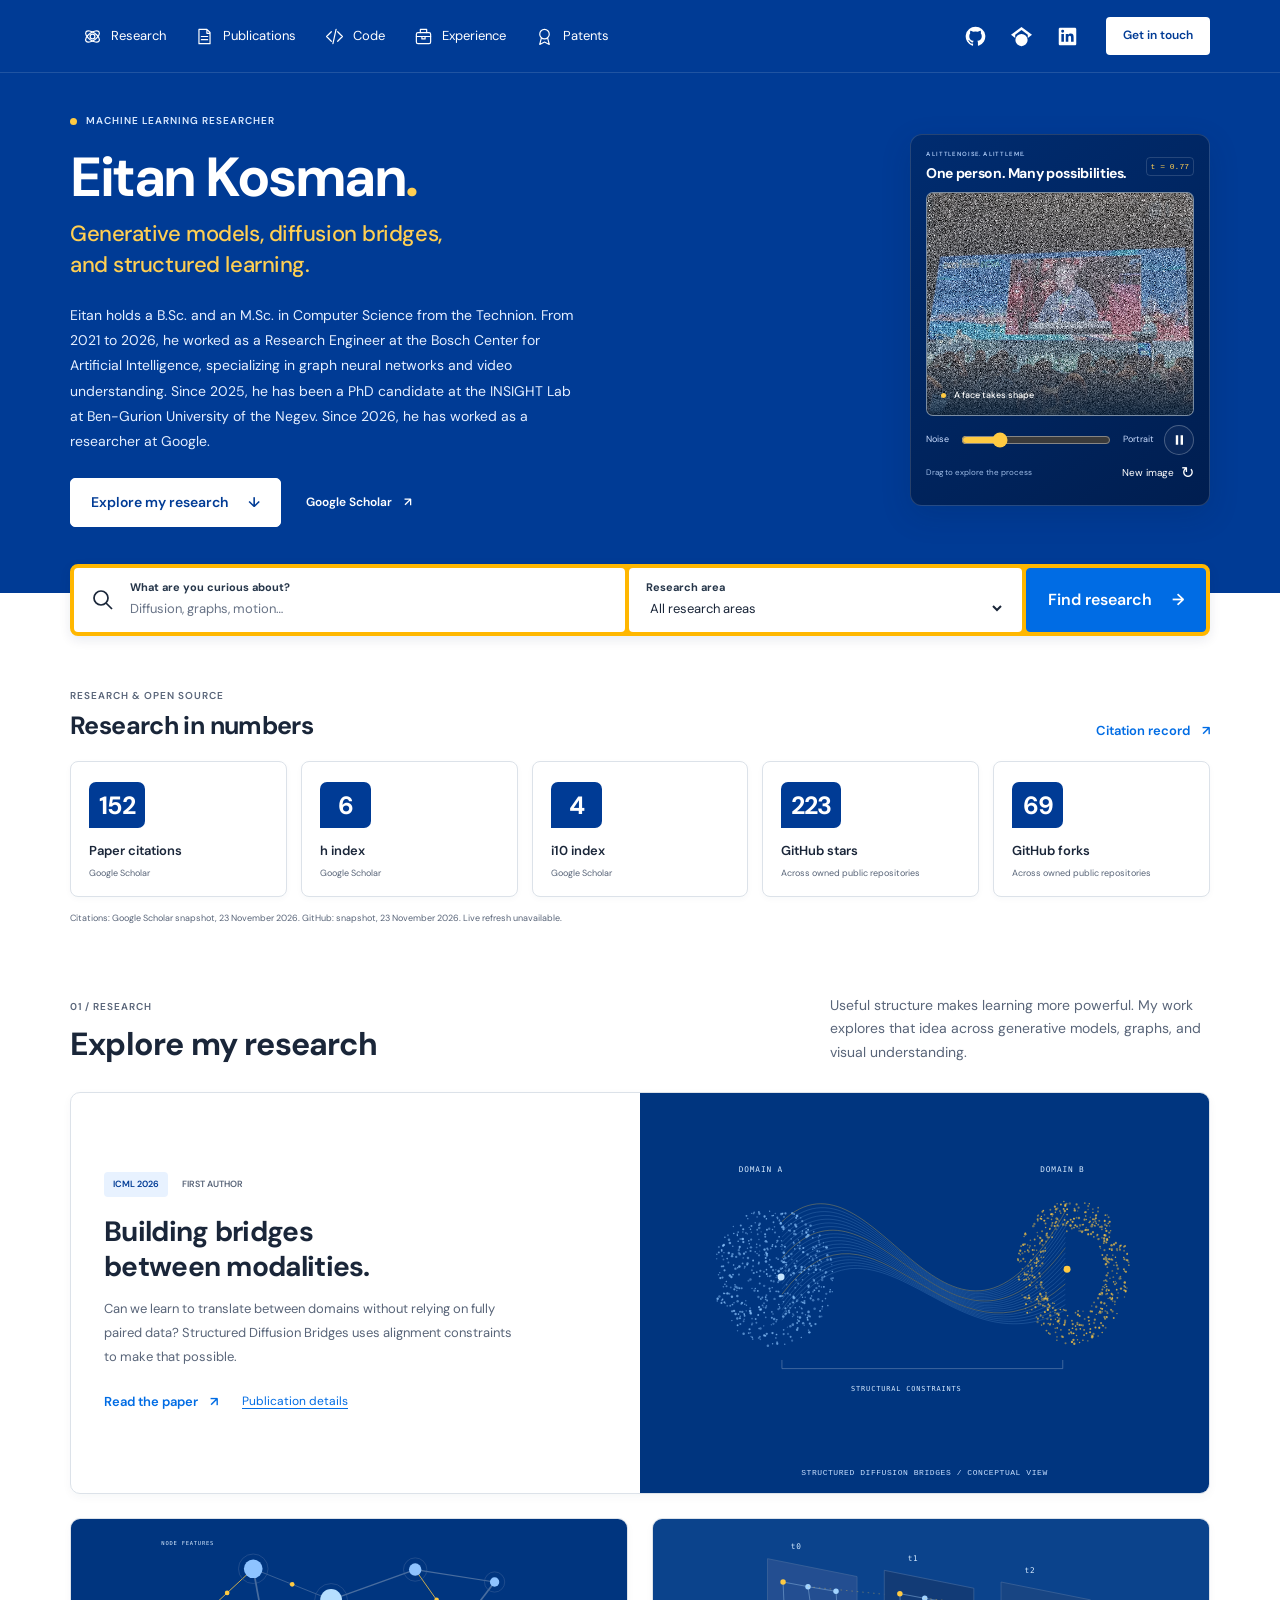
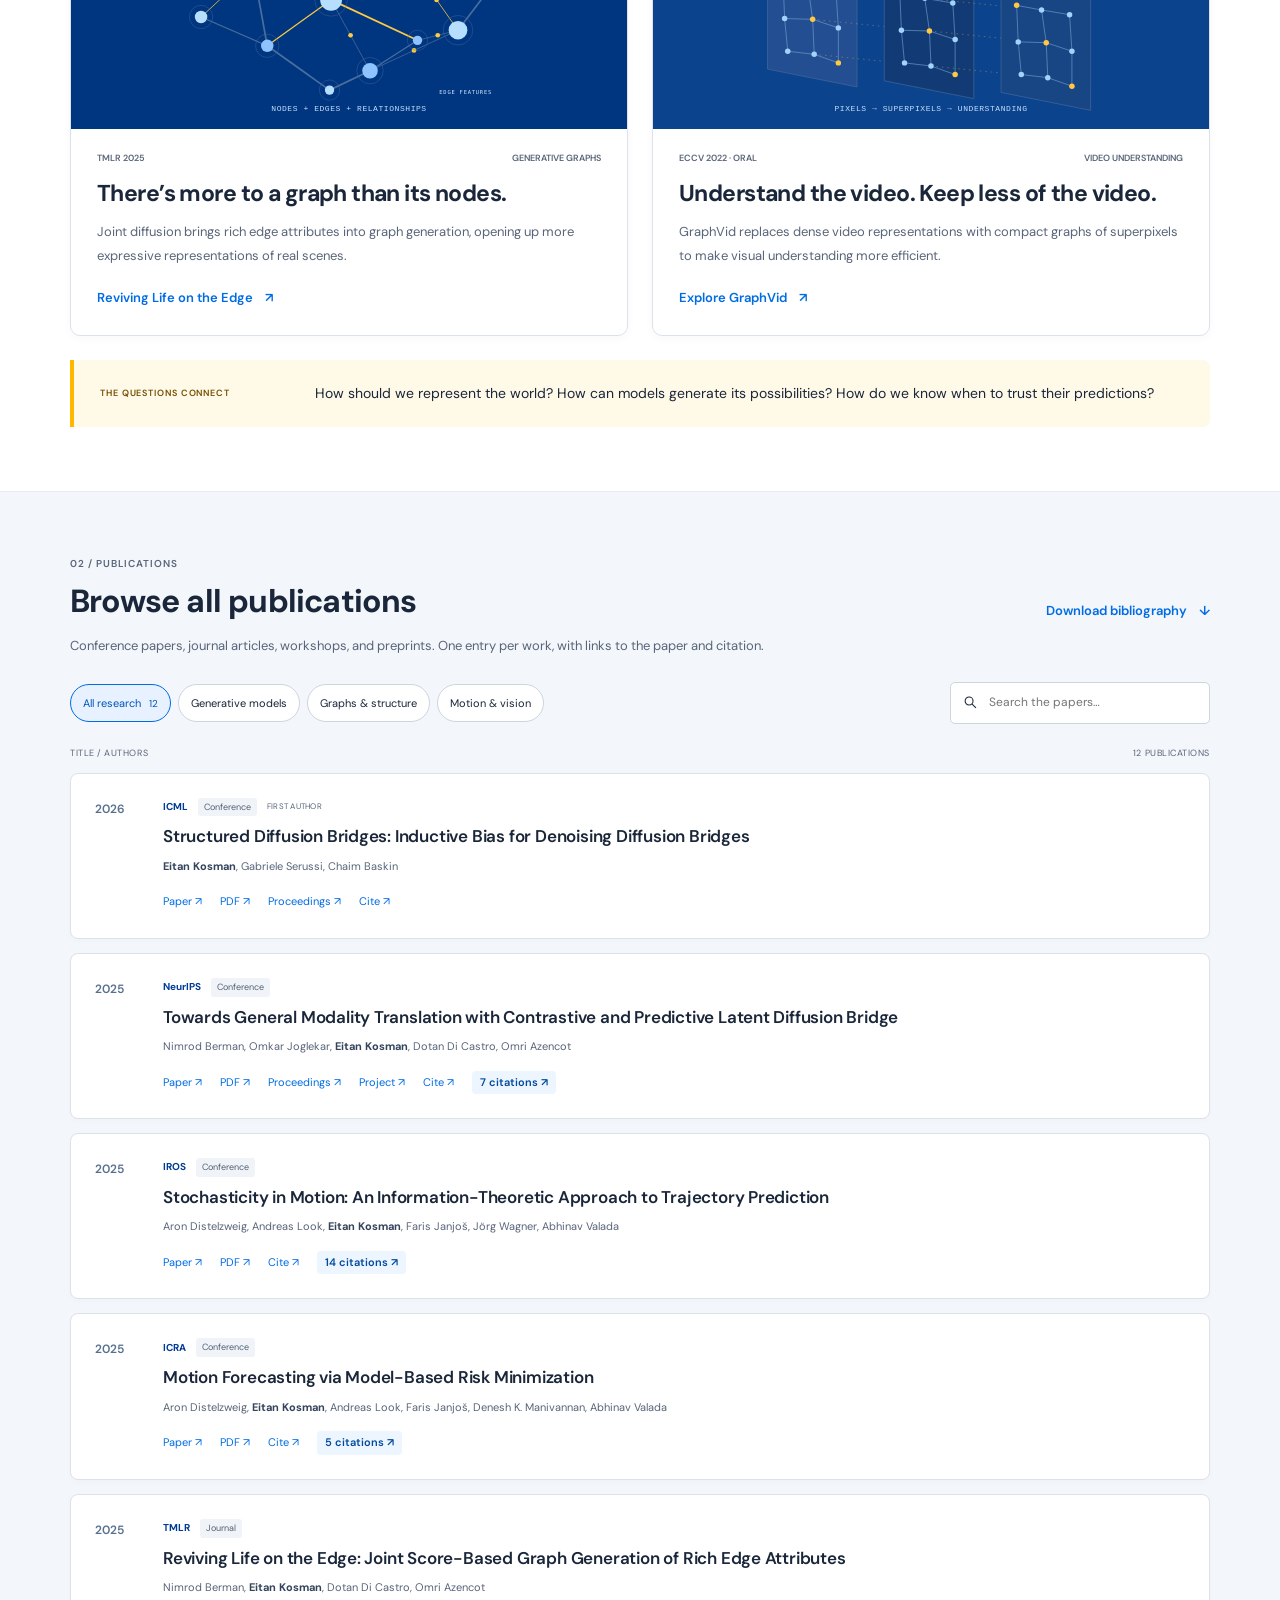
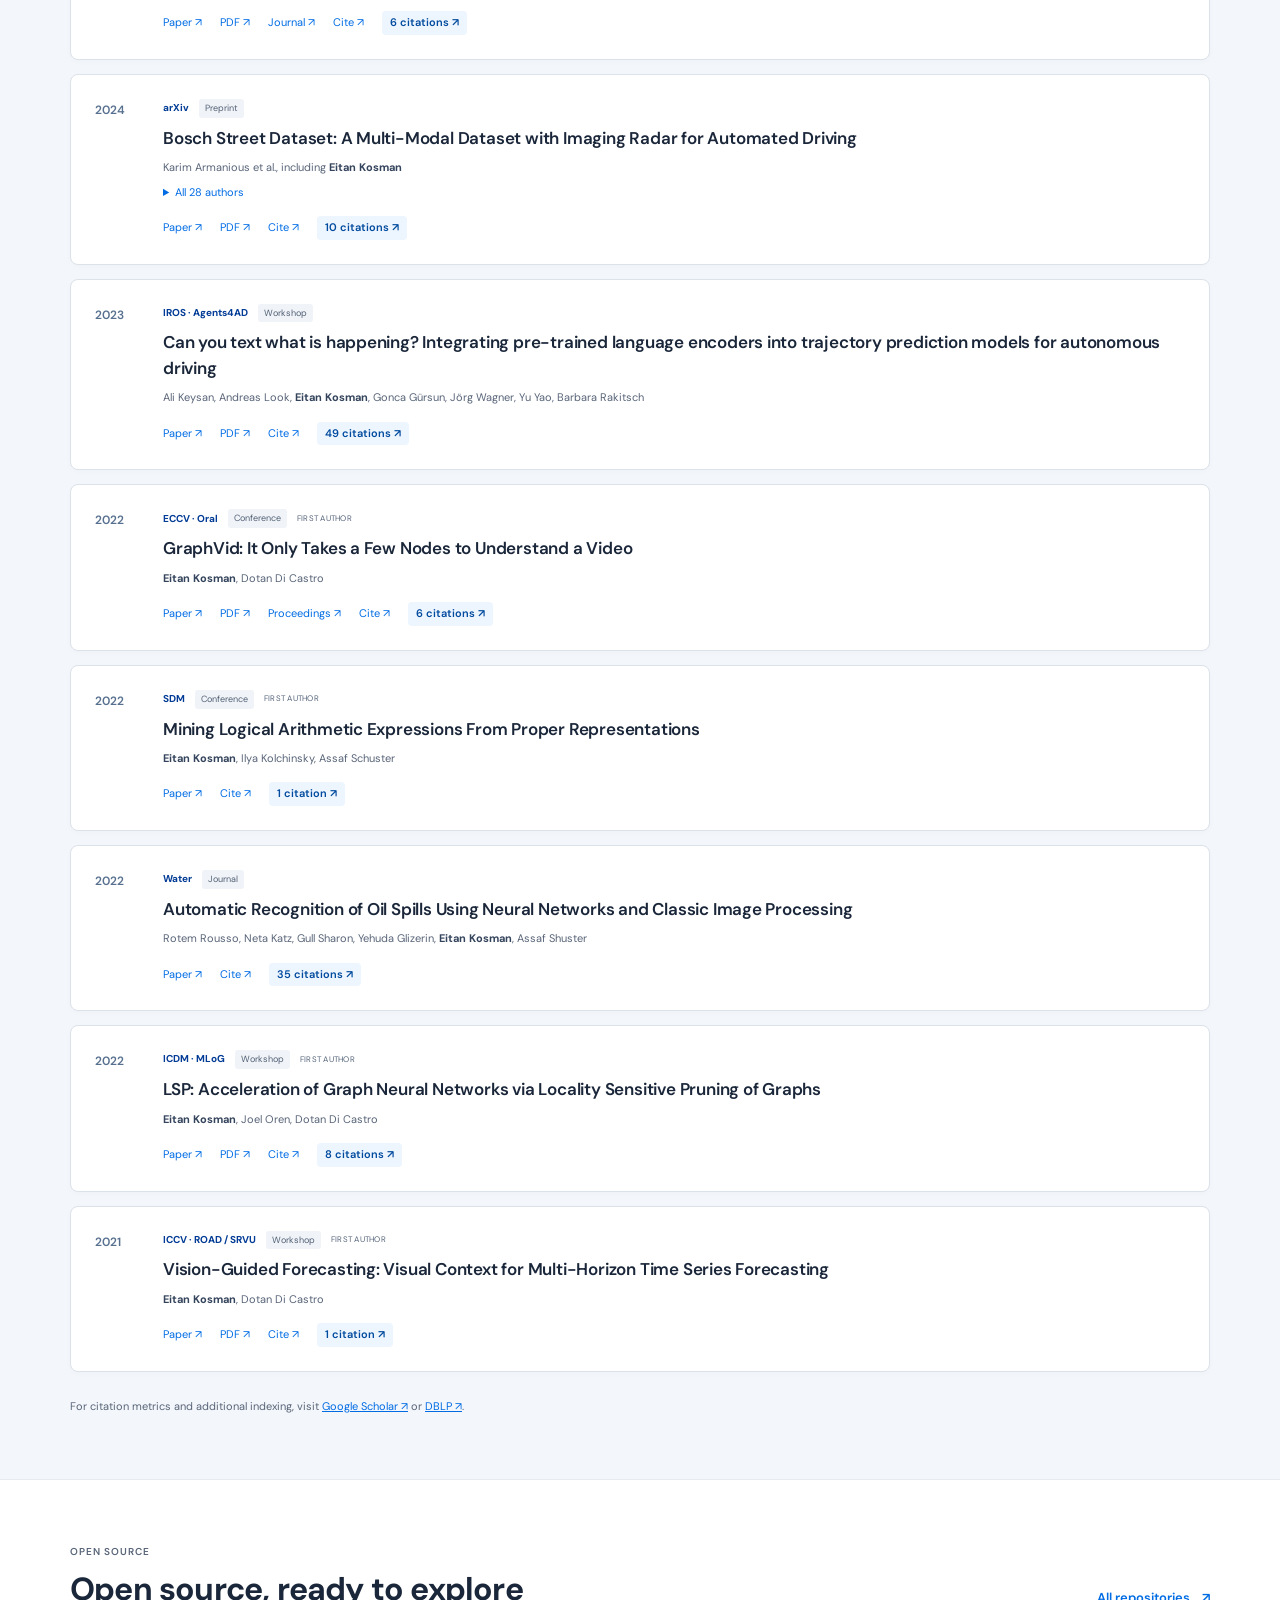
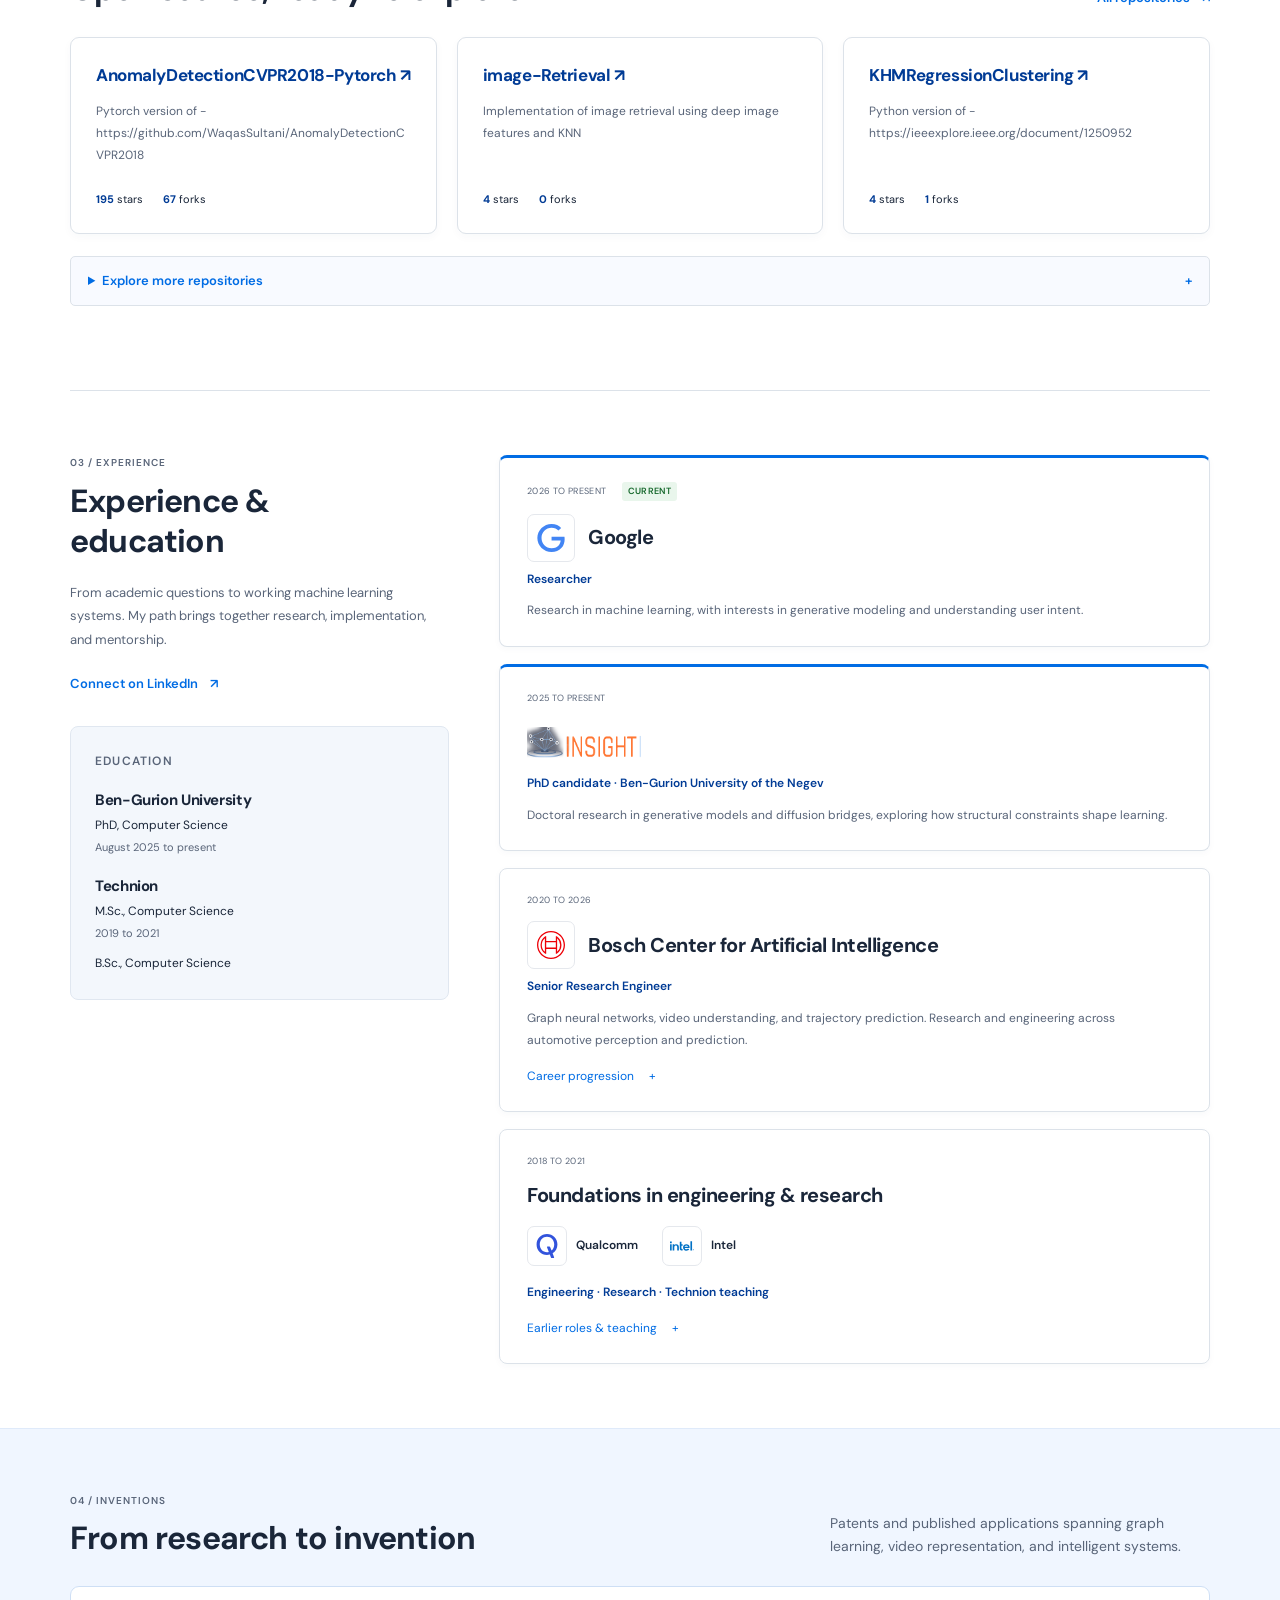
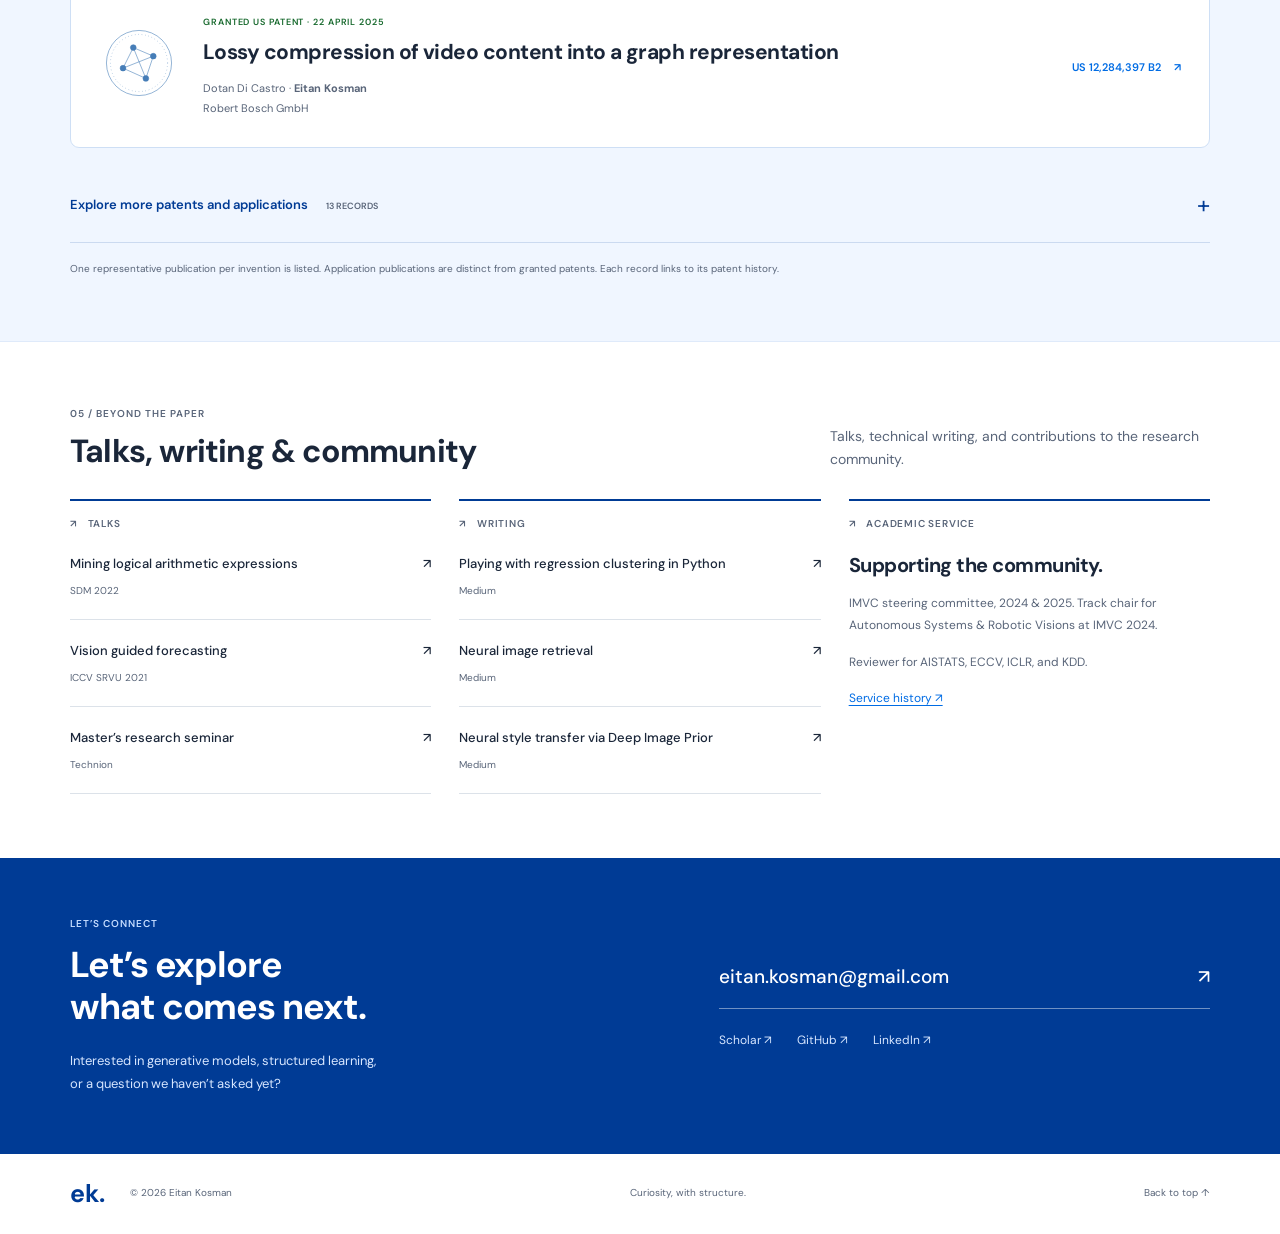
<file: index.html>
<!doctype html>
<html lang="en">
<head>
  <meta charset="utf-8">
  <meta name="viewport" content="width=device-width, initial-scale=1">
  <meta name="theme-color" content="#003b95">
  <title>Eitan Kosman | Machine Learning Researcher</title>
  <meta name="description" content="Eitan Kosman is a machine learning researcher at Google and a PhD candidate at Ben-Gurion University. Explore research in diffusion models, graphs, and visual understanding, publications, patents, and experience.">
  <link rel="canonical" href="https://ekosman.github.io/">
  <meta property="og:type" content="website">
  <meta property="og:title" content="Eitan Kosman | From structure to intelligence">
  <meta property="og:description" content="Research in generative models, graphs, and visual understanding. Google · Ben-Gurion University · Previously Bosch AI.">
  <meta property="og:url" content="https://ekosman.github.io/">
  <meta property="og:image" content="https://ekosman.github.io/assets/social.png">
  <meta property="og:image:width" content="1200">
  <meta property="og:image:height" content="630">
  <meta property="og:image:alt" content="Eitan Kosman: Generative models, diffusion bridges, and structured learning.">
  <meta name="twitter:card" content="summary_large_image">
  <link rel="icon" type="image/svg+xml" href="./assets/favicon.svg">
  <link rel="stylesheet" href="./assets/fonts.css">
  <link rel="stylesheet" href="./assets/style.css">
  <script defer src="./assets/main.js?v=gallery-2"></script>
  <script type="application/ld+json">{"@context":"https://schema.org","@type":"Person","name":"Eitan Kosman","url":"https://ekosman.github.io/","jobTitle":"Researcher","worksFor":{"@type":"Organization","name":"Google"},"affiliation":{"@type":"CollegeOrUniversity","name":"Ben-Gurion University of the Negev"},"alumniOf":{"@type":"CollegeOrUniversity","name":"Technion – Israel Institute of Technology"},"sameAs":["https://scholar.google.com/citations?user=c83p77gAAAAJ","https://github.com/ekosman","https://www.linkedin.com/in/eitan-kosman/"]}</script>
</head>
<body>
  <a class="skip-link" href="#main">Skip to content</a>
  <header class="site-header"><div class="wrap nav-wrap">
      <div class="nav-top"><nav id="main-nav" aria-label="Main navigation"><a href="#research"><svg viewBox="0 0 24 24" aria-hidden="true"><circle cx="12" cy="12" r="3"/><ellipse cx="12" cy="12" rx="10" ry="5" transform="rotate(-35 12 12)"/><ellipse cx="12" cy="12" rx="10" ry="5" transform="rotate(35 12 12)"/></svg>Research</a><a href="#publications"><svg viewBox="0 0 24 24" aria-hidden="true"><path d="M5 3h10l4 4v14H5zM15 3v5h4M8 12h8M8 16h8"/></svg>Publications</a><a href="#code"><svg viewBox="0 0 24 24" aria-hidden="true"><path d="m8 6-6 6 6 6m8-12 6 6-6 6M14 3l-4 18"/></svg>Code</a><a href="#experience"><svg viewBox="0 0 24 24" aria-hidden="true"><rect x="3" y="7" width="18" height="14" rx="2"/><path d="M8 7V3h8v4M3 12h18M10 12v3h4v-3"/></svg>Experience</a><a href="#patents"><svg viewBox="0 0 24 24" aria-hidden="true"><circle cx="12" cy="9" r="6"/><path d="m8 14-2 8 6-3 6 3-2-8"/></svg>Patents</a></nav><div class="header-actions"><a class="social-icon" href="https://github.com/ekosman" target="_blank" rel="noopener noreferrer" aria-label="GitHub" title="GitHub"><svg viewBox="0 0 24 24" width="21" height="21" fill="currentColor" aria-hidden="true"><path d="M12 .8a11.2 11.2 0 0 0-3.54 21.83c.56.1.76-.24.76-.54v-2.08c-3.12.68-3.78-1.32-3.78-1.32-.51-1.3-1.25-1.65-1.25-1.65-1.02-.7.08-.69.08-.69 1.13.08 1.72 1.16 1.72 1.16 1 1.71 2.63 1.22 3.27.93.1-.72.39-1.22.71-1.5-2.49-.28-5.1-1.24-5.1-5.54 0-1.22.44-2.22 1.15-3-.12-.28-.5-1.42.11-2.96 0 0 .94-.3 3.08 1.15a10.7 10.7 0 0 1 5.6 0c2.14-1.45 3.08-1.15 3.08-1.15.61 1.54.23 2.68.11 2.96.72.78 1.15 1.78 1.15 3 0 4.31-2.62 5.25-5.12 5.53.4.35.76 1.03.76 2.08v3.08c0 .3.2.65.77.54A11.2 11.2 0 0 0 12 .8Z"/></svg></a><a class="social-icon" href="https://scholar.google.com/citations?user=c83p77gAAAAJ&amp;hl=en" target="_blank" rel="noopener noreferrer" aria-label="Google Scholar" title="Google Scholar"><svg viewBox="0 0 24 24" width="21" height="21" fill="currentColor" aria-hidden="true"><path d="M12 1 0 10l4.8 3.6V10L12 4.6l7.2 5.4v3.6L24 10Zm0 8a7 7 0 1 0 0 14 7 7 0 0 0 0-14Z"/></svg></a><a class="social-icon" href="https://www.linkedin.com/in/eitan-kosman/" target="_blank" rel="noopener noreferrer" aria-label="LinkedIn" title="LinkedIn"><svg viewBox="0 0 24 24" width="21" height="21" fill="currentColor" aria-hidden="true"><path d="M20.45 2H3.55C2.69 2 2 2.68 2 3.52v16.96c0 .84.69 1.52 1.55 1.52h16.9c.86 0 1.55-.68 1.55-1.52V3.52c0-.84-.69-1.52-1.55-1.52ZM7.93 18H5V9h2.93ZM6.47 7.77a1.7 1.7 0 1 1 0-3.4 1.7 1.7 0 0 1 0 3.4ZM19 18h-2.93v-4.38c0-1.05-.02-2.4-1.46-2.4-1.46 0-1.69 1.14-1.69 2.32V18H10V9h2.8v1.23h.04c.39-.74 1.34-1.52 2.76-1.52 2.95 0 3.4 1.94 3.4 4.46Z"/></svg></a><a class="header-contact" href="#contact">Get in touch</a></div><button class="menu-toggle" type="button" aria-controls="main-nav" aria-expanded="false">Menu <span aria-hidden="true">+</span></button></div>
    </div></header>

  <main id="main">
    <div class="hero-band"><section class="hero wrap" id="top" aria-labelledby="hero-title">
      <div class="hero-copy">
        <div class="eyebrow"><span class="status-dot"></span> MACHINE LEARNING RESEARCHER</div>
        <h1 id="hero-title">Eitan Kosman<span>.</span></h1>
        <p class="hero-focus">Generative models, diffusion bridges,<br> and structured learning.</p>
        <p class="hero-intro">Eitan holds a B.Sc. and an M.Sc. in Computer Science from the Technion. From 2021 to 2026, he worked as a Research Engineer at the Bosch Center for Artificial Intelligence, specializing in graph neural networks and video understanding. Since 2025, he has been a PhD candidate at the INSIGHT Lab at Ben-Gurion University of the Negev. Since 2026, he has worked as a researcher at Google.</p>
        <div class="hero-actions"><a class="button button-dark" href="#research">Explore my research <span aria-hidden="true">↓</span></a><a class="text-link" href="https://scholar.google.com/citations?user=c83p77gAAAAJ&amp;hl=en" target="_blank" rel="noopener noreferrer">Google Scholar <span aria-hidden="true">↗</span></a></div>
      </div>
      <div class="research-playground portrait-playground" aria-label="Interactive portrait diffusion illustration">
        <div class="portrait-heading"><div><p class="eyebrow">A LITTLE NOISE. A LITTLE ME.</p><h2>One person. Many possibilities.</h2></div><span id="diffusion-time">t = 0.00</span></div>
        <div class="portrait-stage">
          <img id="plot-fallback" src="./assets/eitan-kosman.jpg" alt="Portrait of Eitan Kosman" width="815" height="1107" fetchpriority="high">
          <canvas id="research-canvas" width="480" height="400" role="img" aria-label="Illustration of Eitan Kosman’s portrait emerging from noise"></canvas>
          <div class="portrait-caption"><span class="status-dot"></span><span id="plot-caption">Hello, I’m Eitan.</span></div>
        </div>
        <div id="portrait-gallery" hidden aria-hidden="true"><img src="./assets/eitan-scene-1.jpg" alt="" data-fit="cover" data-y="0.5"><img src="./assets/eitan-scene-2.jpg" alt="" data-fit="cover" data-y="0.45"><img src="./assets/eitan-scene-3.jpg" alt="" data-fit="cover" data-y="0.5"><img src="./assets/eitan-scene-4.jpg" alt="" data-fit="cover" data-y="0.5"><img src="./assets/eitan-scene-5.jpg" alt="" data-fit="contain" data-y="0.5"></div>
        <div class="portrait-controls">
          <div class="diffusion-stages" role="group" aria-label="Explore diffusion stages">
            <button type="button" data-progress="0" aria-label="Show pure noise" aria-pressed="false"><canvas width="120" height="100" aria-hidden="true"></canvas><span>Noise</span></button>
            <button type="button" data-progress="35" aria-label="Reveal portrait 35 percent" aria-pressed="false"><canvas width="120" height="100" aria-hidden="true"></canvas><span>Shape</span></button>
            <button type="button" data-progress="70" aria-label="Reveal portrait 70 percent" aria-pressed="false"><canvas width="120" height="100" aria-hidden="true"></canvas><span>Detail</span></button>
            <button type="button" data-progress="100" aria-label="Show clear portrait" aria-pressed="true"><canvas width="120" height="100" aria-hidden="true"></canvas><span>Eitan</span></button>
          </div>
          <div class="portrait-slider"><label class="sr-only" for="structure">Portrait reveal</label><span>Noise</span><input id="structure" type="range" min="0" max="100" step="0.1" value="100" aria-valuetext="100 percent revealed"><span>Portrait</span><button id="animate-plot" type="button" aria-pressed="false" aria-label="Play portrait diffusion">▶</button></div>
          <div class="portrait-bottom"><span>Drag to explore the process</span><button id="replay-portrait" type="button">New image <span aria-hidden="true">↻</span></button></div>
        </div>
        <p class="plot-note">An illustration of diffusion using my photos.</p>
      </div>
    </section></div>
    <div class="discovery-wrap wrap js-only"><form class="discovery-bar" id="research-discovery" role="search" aria-label="Explore publications"><div class="discovery-query"><svg viewBox="0 0 24 24" width="24" height="24" fill="none" stroke="currentColor" stroke-width="1.7" aria-hidden="true"><circle cx="10" cy="10" r="7"/><path d="m15 15 6 6"/></svg><div><label for="discovery-query">What are you curious about?</label><input type="search" id="discovery-query" placeholder="Diffusion, graphs, motion…" autocomplete="off"></div></div><div class="discovery-topic"><label for="discovery-topic">Research area</label><select id="discovery-topic"><option value="all">All research areas</option><option>Generative models</option><option>Graphs &amp; structure</option><option>Motion &amp; vision</option></select></div><button class="button" type="submit">Find research <span aria-hidden="true">→</span></button></form></div>


    <section id="impact" class="impact-section wrap" aria-labelledby="impact-title">
      <div class="impact-heading"><div><p class="eyebrow">RESEARCH &amp; OPEN SOURCE</p><h2 id="impact-title">Research in numbers</h2></div><a class="text-link" href="https://scholar.google.com/citations?user=c83p77gAAAAJ&amp;hl=en" target="_blank" rel="noopener noreferrer">Citation record <span aria-hidden="true">↗</span></a></div>
      <div class="impact-metrics"><a href="https://scholar.google.com/citations?user=c83p77gAAAAJ&amp;hl=en"><strong>152</strong><span>Paper citations</span><small>Google Scholar</small></a><a href="https://scholar.google.com/citations?user=c83p77gAAAAJ&amp;hl=en"><strong>6</strong><span>h index</span><small>Google Scholar</small></a><a href="https://scholar.google.com/citations?user=c83p77gAAAAJ&amp;hl=en"><strong>4</strong><span>i10 index</span><small>Google Scholar</small></a><a href="https://github.com/ekosman?tab=repositories"><strong id="total-stars">223</strong><span>GitHub stars</span><small>Across owned public repositories</small></a><a href="https://github.com/ekosman?tab=repositories"><strong id="total-forks">69</strong><span>GitHub forks</span><small>Across owned public repositories</small></a></div>
      <p class="metrics-note">Citations: Google Scholar snapshot, 23 November 2026. <span id="github-metrics-status" data-snapshot="23 November 2026">GitHub: snapshot, 23 November 2026.</span></p>
    </section>

    <section id="research" class="section wrap" aria-labelledby="research-title">
      <div class="section-heading"><div><p class="eyebrow">01 / RESEARCH</p><h2 id="research-title">Explore my research</h2></div><p class="section-intro">Useful structure makes learning more powerful. My work explores that idea across generative models, graphs, and visual understanding.</p></div>
      <article class="feature-work">
        <div class="feature-copy"><div class="paper-kicker"><span class="pill">ICML 2026</span><span>FIRST AUTHOR</span></div><h3>Building bridges<br> between modalities.</h3><p>Can we learn to translate between domains without relying on fully paired data? Structured Diffusion Bridges uses alignment constraints to make that possible.</p><div class="feature-links"><a class="text-link" href="https://proceedings.mlr.press/v306/kosman26a.html" target="_blank" rel="noopener noreferrer">Read the paper <span aria-hidden="true">↗</span></a><a class="subtle-link" href="#pub-sdb">Publication details</a></div></div>
        <div class="feature-visual"><img src="./assets/bridge.svg" alt="Conceptual illustration of a diffusion bridge connecting two different distributions through a shared space" width="640" height="420" loading="lazy"><span class="visual-caption">STRUCTURED DIFFUSION BRIDGES / CONCEPTUAL VIEW</span></div>
      </article>
      <div class="work-pair">
        <article class="small-work"><div class="work-illustration graph-illustration"><img src="./assets/graph.svg" width="560" height="270" alt="A graph with attributes represented on both its nodes and edges" loading="lazy"><span class="visual-caption">NODES + EDGES + RELATIONSHIPS</span></div><div class="paper-kicker"><span>TMLR 2025</span><span>GENERATIVE GRAPHS</span></div><h3>There’s more to a graph<br> than its nodes.</h3><p>Joint diffusion brings rich edge attributes into graph generation, opening up more expressive representations of real scenes.</p><a class="text-link" href="#pub-edge">Reviving Life on the Edge <span aria-hidden="true">↗</span></a></article>
        <article class="small-work"><div class="work-illustration video-illustration"><img src="./assets/video.svg" width="560" height="270" alt="Three video frames represented as connected superpixel graphs through time" loading="lazy"><span class="visual-caption">PIXELS → SUPERPIXELS → UNDERSTANDING</span></div><div class="paper-kicker"><span>ECCV 2022 · ORAL</span><span>VIDEO UNDERSTANDING</span></div><h3>Understand the video.<br> Keep less of the video.</h3><p>GraphVid replaces dense video representations with compact graphs of superpixels to make visual understanding more efficient.</p><a class="text-link" href="#pub-graphvid">Explore GraphVid <span aria-hidden="true">↗</span></a></article>
      </div>
      <div class="research-footnote"><span class="eyebrow">THE QUESTIONS CONNECT</span><p>How should we represent the world? How can models generate its possibilities? How do we know when to trust their predictions?</p></div>
    </section>

    <section id="publications" class="section publication-section" aria-labelledby="publications-title"><div class="wrap">
      <div class="section-heading"><div><p class="eyebrow">02 / PUBLICATIONS</p><h2 id="publications-title">Browse all publications</h2></div><a class="text-link" href="./assets/publications.bib" download>Download bibliography <span aria-hidden="true">↓</span></a></div>
      <p class="publication-intro">Conference papers, journal articles, workshops, and preprints. One entry per work, with links to the paper and citation.</p>
      <div class="publication-tools js-only"><div class="filter-group" role="group" aria-label="Filter publications by research area"><button type="button" data-filter="all" aria-pressed="true">All research <span>12</span></button><button type="button" data-filter="Generative models" aria-pressed="false">Generative models</button><button type="button" data-filter="Graphs &amp; structure" aria-pressed="false">Graphs & structure</button><button type="button" data-filter="Motion &amp; vision" aria-pressed="false">Motion & vision</button></div><div class="search-wrap"><svg aria-hidden="true" viewBox="0 0 20 20" width="17" height="17"><circle cx="8" cy="8" r="5.2" fill="none" stroke="currentColor" stroke-width="1.4"/><path d="m12 12 5 5" stroke="currentColor" stroke-width="1.4"/></svg><label class="sr-only" for="publication-search">Search publications by title, author, venue, or year</label><input type="search" id="publication-search" placeholder="Search the papers…" autocomplete="off"></div></div>
      <div class="publication-list-heading"><span>TITLE / AUTHORS</span><span id="publication-count" role="status" aria-live="polite">12 PUBLICATIONS</span></div>
      <div id="publication-list"><article class="publication" id="pub-sdb" data-topics="Generative models">
      <div class="pub-year">2026</div><div class="pub-body"><div class="pub-topline"><span class="pub-venue">ICML</span><span class="pub-type">Conference</span><span class="pub-first">FIRST AUTHOR</span></div><h3><a href="https://proceedings.mlr.press/v306/kosman26a.html" target="_blank" rel="noopener noreferrer">Structured Diffusion Bridges: Inductive Bias for Denoising Diffusion Bridges</a></h3><div class="pub-authors"><strong>Eitan Kosman</strong>, Gabriele Serussi, Chaim Baskin</div><div class="pub-links"><a href="https://arxiv.org/abs/2605.02973" target="_blank" rel="noopener noreferrer">Paper ↗</a><a href="https://arxiv.org/pdf/2605.02973" target="_blank" rel="noopener noreferrer">PDF ↗</a><a href="https://proceedings.mlr.press/v306/kosman26a.html" target="_blank" rel="noopener noreferrer">Proceedings ↗</a><button class="js-only" type="button" data-cite="sdb" aria-label="Cite Structured Diffusion Bridges: Inductive Bias for Denoising Diffusion Bridges">Cite ↗</button></div></div></article>
<article class="publication" id="pub-latent-bridge" data-topics="Generative models">
      <div class="pub-year">2025</div><div class="pub-body"><div class="pub-topline"><span class="pub-venue">NeurIPS</span><span class="pub-type">Conference</span></div><h3><a href="https://papers.nips.cc/paper_files/paper/2025/hash/d5470483dd38f71f7bd9e68ce1b94145-Abstract-Conference.html" target="_blank" rel="noopener noreferrer">Towards General Modality Translation with Contrastive and Predictive Latent Diffusion Bridge</a></h3><div class="pub-authors">Nimrod Berman, Omkar Joglekar, <strong>Eitan Kosman</strong>, Dotan Di Castro, Omri Azencot</div><div class="pub-links"><a href="https://arxiv.org/abs/2510.20819" target="_blank" rel="noopener noreferrer">Paper ↗</a><a href="https://arxiv.org/pdf/2510.20819" target="_blank" rel="noopener noreferrer">PDF ↗</a><a href="https://papers.nips.cc/paper_files/paper/2025/hash/d5470483dd38f71f7bd9e68ce1b94145-Abstract-Conference.html" target="_blank" rel="noopener noreferrer">Proceedings ↗</a><a href="https://sites.google.com/view/lddbm/home" target="_blank" rel="noopener noreferrer">Project ↗</a><button class="js-only" type="button" data-cite="latent-bridge" aria-label="Cite Towards General Modality Translation with Contrastive and Predictive Latent Diffusion Bridge">Cite ↗</button><a class="citation-count" href="https://scholar.google.com/scholar?oi=bibs&amp;hl=en&amp;cites=7215072998878705583" target="_blank" rel="noopener noreferrer" title="Google Scholar snapshot, 2026-11-23">7 citations ↗</a></div></div></article>
<article class="publication" id="pub-stochasticity" data-topics="Motion &amp; vision">
      <div class="pub-year">2025</div><div class="pub-body"><div class="pub-topline"><span class="pub-venue">IROS</span><span class="pub-type">Conference</span></div><h3><a href="https://arxiv.org/abs/2410.01628" target="_blank" rel="noopener noreferrer">Stochasticity in Motion: An Information-Theoretic Approach to Trajectory Prediction</a></h3><div class="pub-authors">Aron Distelzweig, Andreas Look, <strong>Eitan Kosman</strong>, Faris Janjoš, Jörg Wagner, Abhinav Valada</div><div class="pub-links"><a href="https://arxiv.org/abs/2410.01628" target="_blank" rel="noopener noreferrer">Paper ↗</a><a href="https://arxiv.org/pdf/2410.01628" target="_blank" rel="noopener noreferrer">PDF ↗</a><button class="js-only" type="button" data-cite="stochasticity" aria-label="Cite Stochasticity in Motion: An Information-Theoretic Approach to Trajectory Prediction">Cite ↗</button><a class="citation-count" href="https://scholar.google.com/scholar?oi=bibs&amp;hl=en&amp;cites=7696117392303176862,999228022907012312" target="_blank" rel="noopener noreferrer" title="Google Scholar snapshot, 2026-11-23">14 citations ↗</a></div></div></article>
<article class="publication" id="pub-motion-risk" data-topics="Motion &amp; vision">
      <div class="pub-year">2025</div><div class="pub-body"><div class="pub-topline"><span class="pub-venue">ICRA</span><span class="pub-type">Conference</span></div><h3><a href="https://arxiv.org/abs/2409.10585" target="_blank" rel="noopener noreferrer">Motion Forecasting via Model-Based Risk Minimization</a></h3><div class="pub-authors">Aron Distelzweig, <strong>Eitan Kosman</strong>, Andreas Look, Faris Janjoš, Denesh K. Manivannan, Abhinav Valada</div><div class="pub-links"><a href="https://arxiv.org/abs/2409.10585" target="_blank" rel="noopener noreferrer">Paper ↗</a><a href="https://arxiv.org/pdf/2409.10585" target="_blank" rel="noopener noreferrer">PDF ↗</a><button class="js-only" type="button" data-cite="motion-risk" aria-label="Cite Motion Forecasting via Model-Based Risk Minimization">Cite ↗</button><a class="citation-count" href="https://scholar.google.com/scholar?oi=bibs&amp;hl=en&amp;cites=18151513460568622823" target="_blank" rel="noopener noreferrer" title="Google Scholar snapshot, 2026-11-23">5 citations ↗</a></div></div></article>
<article class="publication" id="pub-edge" data-topics="Graphs &amp; structure|Generative models">
      <div class="pub-year">2025</div><div class="pub-body"><div class="pub-topline"><span class="pub-venue">TMLR</span><span class="pub-type">Journal</span></div><h3><a href="https://openreview.net/forum?id=pxdSm7PW5Q" target="_blank" rel="noopener noreferrer">Reviving Life on the Edge: Joint Score-Based Graph Generation of Rich Edge Attributes</a></h3><div class="pub-authors">Nimrod Berman, <strong>Eitan Kosman</strong>, Dotan Di Castro, Omri Azencot</div><div class="pub-links"><a href="https://arxiv.org/abs/2402.04046" target="_blank" rel="noopener noreferrer">Paper ↗</a><a href="https://arxiv.org/pdf/2402.04046" target="_blank" rel="noopener noreferrer">PDF ↗</a><a href="https://openreview.net/forum?id=pxdSm7PW5Q" target="_blank" rel="noopener noreferrer">Journal ↗</a><button class="js-only" type="button" data-cite="edge" aria-label="Cite Reviving Life on the Edge: Joint Score-Based Graph Generation of Rich Edge Attributes">Cite ↗</button><a class="citation-count" href="https://scholar.google.com/scholar?oi=bibs&amp;hl=en&amp;cites=17143982825397459950,17491845723713283552" target="_blank" rel="noopener noreferrer" title="Google Scholar snapshot, 2026-11-23">6 citations ↗</a></div></div></article>
<article class="publication" id="pub-bosch-street" data-topics="Motion &amp; vision">
      <div class="pub-year">2024</div><div class="pub-body"><div class="pub-topline"><span class="pub-venue">arXiv</span><span class="pub-type">Preprint</span></div><h3><a href="https://arxiv.org/abs/2407.12803" target="_blank" rel="noopener noreferrer">Bosch Street Dataset: A Multi-Modal Dataset with Imaging Radar for Automated Driving</a></h3><div class="pub-authors">Karim Armanious et al., including <strong>Eitan Kosman</strong><details class="author-disclosure"><summary>All 28 authors</summary><p>Karim Armanious, Maurice Quach, Michael Ulrich, Timo Winterling, Johannes Friesen, Sascha Braun, Daniel Jenet, Yuri Feldman, <strong>Eitan Kosman</strong>, Philipp Rapp, Volker Fischer, Marc Sons, Lukas Kohns, Daniel Eckstein, Daniela Egbert, Simone Letsch, Corinna Voege, Felix Huttner, Alexander Bartler, Robert Maiwald, Yancong Lin, Ulf Rüegg, Claudius Gläser, Bastian Bischoff, Jascha Freess, Karsten Haug, Kathrin Klee, Holger Caesar</p></details></div><div class="pub-links"><a href="https://arxiv.org/abs/2407.12803" target="_blank" rel="noopener noreferrer">Paper ↗</a><a href="https://arxiv.org/pdf/2407.12803" target="_blank" rel="noopener noreferrer">PDF ↗</a><button class="js-only" type="button" data-cite="bosch-street" aria-label="Cite Bosch Street Dataset: A Multi-Modal Dataset with Imaging Radar for Automated Driving">Cite ↗</button><a class="citation-count" href="https://scholar.google.com/scholar?oi=bibs&amp;hl=en&amp;cites=5718214530071201240" target="_blank" rel="noopener noreferrer" title="Google Scholar snapshot, 2026-11-23">10 citations ↗</a></div></div></article>
<article class="publication" id="pub-text-trajectory" data-topics="Motion &amp; vision">
      <div class="pub-year">2023</div><div class="pub-body"><div class="pub-topline"><span class="pub-venue">IROS · Agents4AD</span><span class="pub-type">Workshop</span></div><h3><a href="https://arxiv.org/abs/2309.05282" target="_blank" rel="noopener noreferrer">Can you text what is happening? Integrating pre-trained language encoders into trajectory prediction models for autonomous driving</a></h3><div class="pub-authors">Ali Keysan, Andreas Look, <strong>Eitan Kosman</strong>, Gonca Gürsun, Jörg Wagner, Yu Yao, Barbara Rakitsch</div><div class="pub-links"><a href="https://arxiv.org/abs/2309.05282" target="_blank" rel="noopener noreferrer">Paper ↗</a><a href="https://arxiv.org/pdf/2309.05282" target="_blank" rel="noopener noreferrer">PDF ↗</a><button class="js-only" type="button" data-cite="text-trajectory" aria-label="Cite Can you text what is happening? Integrating pre-trained language encoders into trajectory prediction models for autonomous driving">Cite ↗</button><a class="citation-count" href="https://scholar.google.com/scholar?oi=bibs&amp;hl=en&amp;cites=1087912709561002658" target="_blank" rel="noopener noreferrer" title="Google Scholar snapshot, 2026-11-23">49 citations ↗</a></div></div></article>
<article class="publication" id="pub-graphvid" data-topics="Graphs &amp; structure">
      <div class="pub-year">2022</div><div class="pub-body"><div class="pub-topline"><span class="pub-venue">ECCV · Oral</span><span class="pub-type">Conference</span><span class="pub-first">FIRST AUTHOR</span></div><h3><a href="https://www.ecva.net/papers/eccv_2022/papers_ECCV/html/4861_ECCV_2022_paper.php" target="_blank" rel="noopener noreferrer">GraphVid: It Only Takes a Few Nodes to Understand a Video</a></h3><div class="pub-authors"><strong>Eitan Kosman</strong>, Dotan Di Castro</div><div class="pub-links"><a href="https://arxiv.org/abs/2207.01375" target="_blank" rel="noopener noreferrer">Paper ↗</a><a href="https://arxiv.org/pdf/2207.01375" target="_blank" rel="noopener noreferrer">PDF ↗</a><a href="https://www.ecva.net/papers/eccv_2022/papers_ECCV/html/4861_ECCV_2022_paper.php" target="_blank" rel="noopener noreferrer">Proceedings ↗</a><button class="js-only" type="button" data-cite="graphvid" aria-label="Cite GraphVid: It Only Takes a Few Nodes to Understand a Video">Cite ↗</button><a class="citation-count" href="https://scholar.google.com/scholar?oi=bibs&amp;hl=en&amp;cites=10252528211986001834" target="_blank" rel="noopener noreferrer" title="Google Scholar snapshot, 2026-11-23">6 citations ↗</a></div></div></article>
<article class="publication" id="pub-mining" data-topics="Graphs &amp; structure">
      <div class="pub-year">2022</div><div class="pub-body"><div class="pub-topline"><span class="pub-venue">SDM</span><span class="pub-type">Conference</span><span class="pub-first">FIRST AUTHOR</span></div><h3><a href="https://epubs.siam.org/doi/10.1137/1.9781611977172.70" target="_blank" rel="noopener noreferrer">Mining Logical Arithmetic Expressions From Proper Representations</a></h3><div class="pub-authors"><strong>Eitan Kosman</strong>, Ilya Kolchinsky, Assaf Schuster</div><div class="pub-links"><a href="https://epubs.siam.org/doi/10.1137/1.9781611977172.70" target="_blank" rel="noopener noreferrer">Paper ↗</a><button class="js-only" type="button" data-cite="mining" aria-label="Cite Mining Logical Arithmetic Expressions From Proper Representations">Cite ↗</button><a class="citation-count" href="https://scholar.google.com/scholar?oi=bibs&amp;hl=en&amp;cites=3416991345535982418" target="_blank" rel="noopener noreferrer" title="Google Scholar snapshot, 2026-11-23">1 citation ↗</a></div></div></article>
<article class="publication" id="pub-oil-spills" data-topics="Motion &amp; vision">
      <div class="pub-year">2022</div><div class="pub-body"><div class="pub-topline"><span class="pub-venue">Water</span><span class="pub-type">Journal</span></div><h3><a href="https://www.mdpi.com/2073-4441/14/7/1127" target="_blank" rel="noopener noreferrer">Automatic Recognition of Oil Spills Using Neural Networks and Classic Image Processing</a></h3><div class="pub-authors">Rotem Rousso, Neta Katz, Gull Sharon, Yehuda Glizerin, <strong>Eitan Kosman</strong>, Assaf Shuster</div><div class="pub-links"><a href="https://www.mdpi.com/2073-4441/14/7/1127" target="_blank" rel="noopener noreferrer">Paper ↗</a><button class="js-only" type="button" data-cite="oil-spills" aria-label="Cite Automatic Recognition of Oil Spills Using Neural Networks and Classic Image Processing">Cite ↗</button><a class="citation-count" href="https://scholar.google.com/scholar?oi=bibs&amp;hl=en&amp;cites=2931873399735564404" target="_blank" rel="noopener noreferrer" title="Google Scholar snapshot, 2026-11-23">35 citations ↗</a></div></div></article>
<article class="publication" id="pub-lsp" data-topics="Graphs &amp; structure">
      <div class="pub-year">2022</div><div class="pub-body"><div class="pub-topline"><span class="pub-venue">ICDM · MLoG</span><span class="pub-type">Workshop</span><span class="pub-first">FIRST AUTHOR</span></div><h3><a href="https://arxiv.org/abs/2111.05694" target="_blank" rel="noopener noreferrer">LSP: Acceleration of Graph Neural Networks via Locality Sensitive Pruning of Graphs</a></h3><div class="pub-authors"><strong>Eitan Kosman</strong>, Joel Oren, Dotan Di Castro</div><div class="pub-links"><a href="https://arxiv.org/abs/2111.05694" target="_blank" rel="noopener noreferrer">Paper ↗</a><a href="https://arxiv.org/pdf/2111.05694" target="_blank" rel="noopener noreferrer">PDF ↗</a><button class="js-only" type="button" data-cite="lsp" aria-label="Cite LSP: Acceleration of Graph Neural Networks via Locality Sensitive Pruning of Graphs">Cite ↗</button><a class="citation-count" href="https://scholar.google.com/scholar?oi=bibs&amp;hl=en&amp;cites=187867757672453606,4118961853186669242" target="_blank" rel="noopener noreferrer" title="Google Scholar snapshot, 2026-11-23">8 citations ↗</a></div></div></article>
<article class="publication" id="pub-vision-forecasting" data-topics="Motion &amp; vision">
      <div class="pub-year">2021</div><div class="pub-body"><div class="pub-topline"><span class="pub-venue">ICCV · ROAD / SRVU</span><span class="pub-type">Workshop</span><span class="pub-first">FIRST AUTHOR</span></div><h3><a href="https://arxiv.org/abs/2107.12674" target="_blank" rel="noopener noreferrer">Vision-Guided Forecasting: Visual Context for Multi-Horizon Time Series Forecasting</a></h3><div class="pub-authors"><strong>Eitan Kosman</strong>, Dotan Di Castro</div><div class="pub-links"><a href="https://arxiv.org/abs/2107.12674" target="_blank" rel="noopener noreferrer">Paper ↗</a><a href="https://arxiv.org/pdf/2107.12674" target="_blank" rel="noopener noreferrer">PDF ↗</a><button class="js-only" type="button" data-cite="vision-forecasting" aria-label="Cite Vision-Guided Forecasting: Visual Context for Multi-Horizon Time Series Forecasting">Cite ↗</button><a class="citation-count" href="https://scholar.google.com/scholar?oi=bibs&amp;hl=en&amp;cites=13364858743660540056" target="_blank" rel="noopener noreferrer" title="Google Scholar snapshot, 2026-11-23">1 citation ↗</a></div></div></article></div>
      <div class="empty-results" id="empty-results" hidden><h3>No papers match that search.</h3><p>Try a different title, author, venue, or year.</p><button class="button button-dark" type="button" id="reset-search">Show all publications</button></div>
      <p class="archive-note">For citation metrics and additional indexing, visit <a href="https://scholar.google.com/citations?user=c83p77gAAAAJ&amp;hl=en" target="_blank" rel="noopener noreferrer">Google Scholar ↗</a> or <a href="https://dblp.org/pid/298/2651.html" target="_blank" rel="noopener noreferrer">DBLP ↗</a>.</p>
    </div></section>

    <section id="code" class="section wrap" aria-labelledby="code-title"><div class="section-heading"><div><p class="eyebrow">OPEN SOURCE</p><h2 id="code-title">Open source, ready to explore</h2></div><a class="text-link" href="https://github.com/ekosman?tab=repositories" target="_blank" rel="noopener noreferrer">All repositories <span aria-hidden="true">↗</span></a></div><div class="repo-grid"><article class="repo-card" data-repo="AnomalyDetectionCVPR2018-Pytorch"><a href="https://github.com/ekosman/AnomalyDetectionCVPR2018-Pytorch" target="_blank" rel="noopener noreferrer"><h3>AnomalyDetectionCVPR2018-Pytorch <span aria-hidden="true">↗</span></h3></a><p>Pytorch version of - https://github.com/WaqasSultani/AnomalyDetectionCVPR2018</p><div class="repo-counts"><a href="https://github.com/ekosman/AnomalyDetectionCVPR2018-Pytorch/stargazers"><b data-stars>195</b> stars</a><a href="https://github.com/ekosman/AnomalyDetectionCVPR2018-Pytorch/forks"><b data-forks>67</b> forks</a></div></article><article class="repo-card" data-repo="image-Retrieval"><a href="https://github.com/ekosman/image-Retrieval" target="_blank" rel="noopener noreferrer"><h3>image-Retrieval <span aria-hidden="true">↗</span></h3></a><p>Implementation of image retrieval using deep image features and KNN</p><div class="repo-counts"><a href="https://github.com/ekosman/image-Retrieval/stargazers"><b data-stars>4</b> stars</a><a href="https://github.com/ekosman/image-Retrieval/forks"><b data-forks>0</b> forks</a></div></article><article class="repo-card" data-repo="KHMRegressionClustering"><a href="https://github.com/ekosman/KHMRegressionClustering" target="_blank" rel="noopener noreferrer"><h3>KHMRegressionClustering <span aria-hidden="true">↗</span></h3></a><p>Python version of - https://ieeexplore.ieee.org/document/1250952</p><div class="repo-counts"><a href="https://github.com/ekosman/KHMRegressionClustering/stargazers"><b data-stars>4</b> stars</a><a href="https://github.com/ekosman/KHMRegressionClustering/forks"><b data-forks>1</b> forks</a></div></article></div><details class="repo-archive"><summary>Explore more repositories <span aria-hidden="true">+</span></summary><div class="repo-grid"><article class="repo-card" data-repo="CarNet"><a href="https://github.com/ekosman/CarNet" target="_blank" rel="noopener noreferrer"><h3>CarNet <span aria-hidden="true">↗</span></h3></a><p>Winter 18-19 Technion Project</p><div class="repo-counts"><a href="https://github.com/ekosman/CarNet/stargazers"><b data-stars>3</b> stars</a><a href="https://github.com/ekosman/CarNet/forks"><b data-forks>0</b> forks</a></div></article><article class="repo-card" data-repo="ComputerVision"><a href="https://github.com/ekosman/ComputerVision" target="_blank" rel="noopener noreferrer"><h3>ComputerVision <span aria-hidden="true">↗</span></h3></a><p>Public code and experiments.</p><div class="repo-counts"><a href="https://github.com/ekosman/ComputerVision/stargazers"><b data-stars>2</b> stars</a><a href="https://github.com/ekosman/ComputerVision/forks"><b data-forks>0</b> forks</a></div></article><article class="repo-card" data-repo="Data_Structures"><a href="https://github.com/ekosman/Data_Structures" target="_blank" rel="noopener noreferrer"><h3>Data_Structures <span aria-hidden="true">↗</span></h3></a><p>Public code and experiments.</p><div class="repo-counts"><a href="https://github.com/ekosman/Data_Structures/stargazers"><b data-stars>2</b> stars</a><a href="https://github.com/ekosman/Data_Structures/forks"><b data-forks>0</b> forks</a></div></article><article class="repo-card" data-repo="ekosman"><a href="https://github.com/ekosman/ekosman" target="_blank" rel="noopener noreferrer"><h3>ekosman <span aria-hidden="true">↗</span></h3></a><p>Public code and experiments.</p><div class="repo-counts"><a href="https://github.com/ekosman/ekosman/stargazers"><b data-stars>2</b> stars</a><a href="https://github.com/ekosman/ekosman/forks"><b data-forks>0</b> forks</a></div></article><article class="repo-card" data-repo="Exploiting-the-power-of-Deep-Image-Prior-for-Neural-Style-Transfer"><a href="https://github.com/ekosman/Exploiting-the-power-of-Deep-Image-Prior-for-Neural-Style-Transfer" target="_blank" rel="noopener noreferrer"><h3>Exploiting-the-power-of-Deep-Image-Prior-for-Neural-Style-Transfer <span aria-hidden="true">↗</span></h3></a><p>Exploiting the power of Deep Image Prior for Neural Style Transfer</p><div class="repo-counts"><a href="https://github.com/ekosman/Exploiting-the-power-of-Deep-Image-Prior-for-Neural-Style-Transfer/stargazers"><b data-stars>2</b> stars</a><a href="https://github.com/ekosman/Exploiting-the-power-of-Deep-Image-Prior-for-Neural-Style-Transfer/forks"><b data-forks>0</b> forks</a></div></article><article class="repo-card" data-repo="Fully-Connected-with-Numpy"><a href="https://github.com/ekosman/Fully-Connected-with-Numpy" target="_blank" rel="noopener noreferrer"><h3>Fully-Connected-with-Numpy <span aria-hidden="true">↗</span></h3></a><p>This class is an implementation of fully connected network with numpy only</p><div class="repo-counts"><a href="https://github.com/ekosman/Fully-Connected-with-Numpy/stargazers"><b data-stars>2</b> stars</a><a href="https://github.com/ekosman/Fully-Connected-with-Numpy/forks"><b data-forks>0</b> forks</a></div></article><article class="repo-card" data-repo="GraphVid"><a href="https://github.com/ekosman/GraphVid" target="_blank" rel="noopener noreferrer"><h3>GraphVid <span aria-hidden="true">↗</span></h3></a><p>Public code and experiments.</p><div class="repo-counts"><a href="https://github.com/ekosman/GraphVid/stargazers"><b data-stars>2</b> stars</a><a href="https://github.com/ekosman/GraphVid/forks"><b data-forks>0</b> forks</a></div></article><article class="repo-card" data-repo="learning_models"><a href="https://github.com/ekosman/learning_models" target="_blank" rel="noopener noreferrer"><h3>learning_models <span aria-hidden="true">↗</span></h3></a><p>Several implementations of learning algorithms</p><div class="repo-counts"><a href="https://github.com/ekosman/learning_models/stargazers"><b data-stars>2</b> stars</a><a href="https://github.com/ekosman/learning_models/forks"><b data-forks>0</b> forks</a></div></article><article class="repo-card" data-repo="pytorch-architectures"><a href="https://github.com/ekosman/pytorch-architectures" target="_blank" rel="noopener noreferrer"><h3>pytorch-architectures <span aria-hidden="true">↗</span></h3></a><p>Collection of various pytorch architectures</p><div class="repo-counts"><a href="https://github.com/ekosman/pytorch-architectures/stargazers"><b data-stars>2</b> stars</a><a href="https://github.com/ekosman/pytorch-architectures/forks"><b data-forks>0</b> forks</a></div></article><article class="repo-card" data-repo="SEEN"><a href="https://github.com/ekosman/SEEN" target="_blank" rel="noopener noreferrer"><h3>SEEN <span aria-hidden="true">↗</span></h3></a><p>Public code and experiments.</p><div class="repo-counts"><a href="https://github.com/ekosman/SEEN/stargazers"><b data-stars>1</b> stars</a><a href="https://github.com/ekosman/SEEN/forks"><b data-forks>1</b> forks</a></div></article><article class="repo-card" data-repo="3DScanner"><a href="https://github.com/ekosman/3DScanner" target="_blank" rel="noopener noreferrer"><h3>3DScanner <span aria-hidden="true">↗</span></h3></a><p>Public code and experiments.</p><div class="repo-counts"><a href="https://github.com/ekosman/3DScanner/stargazers"><b data-stars>0</b> stars</a><a href="https://github.com/ekosman/3DScanner/forks"><b data-forks>0</b> forks</a></div></article><article class="repo-card" data-repo="ekosman.github.io"><a href="https://github.com/ekosman/ekosman.github.io" target="_blank" rel="noopener noreferrer"><h3>ekosman.github.io <span aria-hidden="true">↗</span></h3></a><p>Public code and experiments.</p><div class="repo-counts"><a href="https://github.com/ekosman/ekosman.github.io/stargazers"><b data-stars>0</b> stars</a><a href="https://github.com/ekosman/ekosman.github.io/forks"><b data-forks>0</b> forks</a></div></article><article class="repo-card" data-repo="KineticsDownloader"><a href="https://github.com/ekosman/KineticsDownloader" target="_blank" rel="noopener noreferrer"><h3>KineticsDownloader <span aria-hidden="true">↗</span></h3></a><p>Public code and experiments.</p><div class="repo-counts"><a href="https://github.com/ekosman/KineticsDownloader/stargazers"><b data-stars>0</b> stars</a><a href="https://github.com/ekosman/KineticsDownloader/forks"><b data-forks>0</b> forks</a></div></article><article class="repo-card" data-repo="mmdet_config_visualizer"><a href="https://github.com/ekosman/mmdet_config_visualizer" target="_blank" rel="noopener noreferrer"><h3>mmdet_config_visualizer <span aria-hidden="true">↗</span></h3></a><p>A tool for visualizing mmdet configs</p><div class="repo-counts"><a href="https://github.com/ekosman/mmdet_config_visualizer/stargazers"><b data-stars>0</b> stars</a><a href="https://github.com/ekosman/mmdet_config_visualizer/forks"><b data-forks>0</b> forks</a></div></article></div></details></section>

    <section id="experience" class="section wrap experience-section" aria-labelledby="experience-title">
      <div class="experience-intro"><p class="eyebrow">03 / EXPERIENCE</p><h2 id="experience-title">Experience &amp;<br> education</h2><p>From academic questions to working machine learning systems. My path brings together research, implementation, and mentorship.</p><a class="text-link" href="https://www.linkedin.com/in/eitan-kosman/" target="_blank" rel="noopener noreferrer">Connect on LinkedIn <span aria-hidden="true">↗</span></a><div class="education-block"><p class="eyebrow">EDUCATION</p><h3>Ben-Gurion University</h3><p>PhD, Computer Science<br> <span>August 2025 to present</span></p><h3>Technion</h3><p>M.Sc., Computer Science<br> <span>2019 to 2021</span></p><p>B.Sc., Computer Science</p></div></div>
      <div class="timeline">
        <article class="timeline-entry current"><div class="timeline-meta"><span>2026 TO PRESENT</span><span class="current-label">CURRENT</span></div><div class="employer-heading"><span class="employer-logo"><img src="./assets/logo-google.svg" width="32" height="32" alt="" aria-hidden="true"></span><h3>Google</h3></div><p class="timeline-role">Researcher</p><p>Research in machine learning, with interests in generative modeling and understanding user intent.</p></article>
        <article class="timeline-entry current"><div class="timeline-meta"><span>2025 TO PRESENT</span></div><div class="employer-heading"><span class="insight-logo"><img src="./assets/logo-insight.png" width="185" height="30" alt="" aria-hidden="true"></span><h3 class="sr-only">INSIGHT Lab</h3></div><p class="timeline-role">PhD candidate · Ben-Gurion University of the Negev</p><p>Doctoral research in generative models and diffusion bridges, exploring how structural constraints shape learning.</p></article>
        <article class="timeline-entry"><div class="timeline-meta"><span>2020 TO 2026</span></div><div class="employer-heading"><span class="employer-logo"><img src="./assets/logo-bosch.svg" width="32" height="32" alt="" aria-hidden="true"></span><h3>Bosch Center for Artificial Intelligence</h3></div><p class="timeline-role">Senior Research Engineer</p><p>Graph neural networks, video understanding, and trajectory prediction. Research and engineering across automotive perception and prediction.</p><details class="career-details"><summary>Career progression <span aria-hidden="true">+</span></summary><dl><div><dt>Senior Research Engineer</dt><dd>Feb 2025 to Mar 2026</dd></div><div><dt>Research Engineer 2</dt><dd>Jan 2023 to Feb 2025</dd></div><div><dt>Research Engineer</dt><dd>Nov 2021 to Jan 2023</dd></div><div><dt>Research Intern</dt><dd>Jun 2021 to Oct 2021</dd></div><div><dt>Research Intern</dt><dd>Aug 2020 to Dec 2020</dd></div></dl></details></article>
        <article class="timeline-entry"><div class="timeline-meta"><span>2018 TO 2021</span></div><h3>Foundations in engineering & research</h3><div class="earlier-employers"><span><span class="employer-logo"><img src="./assets/logo-qualcomm.svg" width="32" height="32" alt="" aria-hidden="true"></span>Qualcomm</span><span><span class="employer-logo"><img src="./assets/logo-intel.svg" width="32" height="32" alt="" aria-hidden="true"></span>Intel</span></div><p class="timeline-role">Engineering · Research · Technion teaching</p><details class="career-details"><summary>Earlier roles & teaching <span aria-hidden="true">+</span></summary><dl><div><dt>Technion · Teaching Assistant</dt><dd>Oct 2020 to Oct 2021 · Project in AI</dd></div><div><dt>Intel · Summer Internship</dt><dd>Jul 2019 to Oct 2019 · Video action recognition</dd></div><div><dt>Technion · Teaching Assistant</dt><dd>Mar 2019 to Aug 2019 · Data Structures 1</dd></div><div><dt>Qualcomm · Student Software Engineer</dt><dd>Mar 2018 to Mar 2019</dd></div></dl></details></article>
      </div>
    </section>

    <section id="patents" class="section patent-section" aria-labelledby="patents-title"><div class="wrap">
      <div class="section-heading"><div><p class="eyebrow">04 / INVENTIONS</p><h2 id="patents-title">From research to invention</h2></div><p class="section-intro">Patents and published applications spanning graph learning, video representation, and intelligent systems.</p></div>
      <article class="patent-feature"><div class="patent-seal" aria-hidden="true"><svg viewBox="0 0 140 140"><circle cx="70" cy="70" r="57"/><circle cx="70" cy="70" r="50" stroke-dasharray="1 5"/><path d="M42 79 60 43 95 58 82 97 42 79 95 58M60 43l22 54"/><g><circle cx="42" cy="79" r="5"/><circle cx="60" cy="43" r="5"/><circle cx="95" cy="58" r="5"/><circle cx="82" cy="97" r="5"/></g></svg></div><div><p class="eyebrow">GRANTED US PATENT · 22 APRIL 2025</p><h3>Lossy compression of video content <br> into a graph representation</h3><p>Dotan Di Castro · <strong>Eitan Kosman</strong><br> Robert Bosch GmbH</p></div><a class="patent-number" href="https://patents.google.com/patent/US12284397B2/en" target="_blank" rel="noopener noreferrer">US 12,284,397 B2 <span aria-hidden="true">↗</span></a></article>
      <details class="patent-archive"><summary><span>Explore more patents and applications <span class="count-label">13 RECORDS</span></span><span class="expand-icon" aria-hidden="true">+</span></summary><div class="patent-list"><a class="patent-entry" href="https://patents.google.com/patent/US20260080284A1/en" target="_blank" rel="noopener noreferrer"><div class="patent-id">US20260080284A1<span>2026 · Published application</span></div><div><h4>Method for determining an uncertainty associated with trajectory predictions of a vehicle</h4><p>Aron Distelzweig · Andreas Look · <strong>Eitan Kosman</strong></p></div><span aria-hidden="true">↗</span></a>
<a class="patent-entry" href="https://patents.google.com/patent/US20260070577A1/en" target="_blank" rel="noopener noreferrer"><div class="patent-id">US20260070577A1<span>2026 · Published application</span></div><div><h4>Computer-implemented method for generating a control command for an autonomous vehicle</h4><p>Ali Keysan · Barbara Rakitsch · Andreas Look · <strong>Eitan Kosman</strong></p></div><span aria-hidden="true">↗</span></a>
<a class="patent-entry" href="https://patents.google.com/patent/US20260035020A1/en" target="_blank" rel="noopener noreferrer"><div class="patent-id">US20260035020A1<span>2026 · Published application</span></div><div><h4>Method for ascertaining potential trajectories when controlling a robot device</h4><p>Aron Distelzweig · Andreas Look · <strong>Eitan Kosman</strong></p></div><span aria-hidden="true">↗</span></a>
<a class="patent-entry" href="https://patents.google.com/patent/US20250272546A1/en" target="_blank" rel="noopener noreferrer"><div class="patent-id">US20250272546A1<span>2025 · Published application</span></div><div><h4>Using diffusion model to generate graph data</h4><p><strong>Eitan Kosman</strong> · Dotan Di Castro · Nimrod Berman</p></div><span aria-hidden="true">↗</span></a>
<a class="patent-entry" href="https://patents.google.com/patent/US20250103883A1/en" target="_blank" rel="noopener noreferrer"><div class="patent-id">US20250103883A1<span>2025 · Published application</span></div><div><h4>Device and method for driving assisting or autonomous driving functions</h4><p>Gonca Guersun · Barbara Rakitsch · <strong>Eitan Kosman</strong> · Joerg Wagner · Michael Herman · Yu Yao</p></div><span aria-hidden="true">↗</span></a>
<a class="patent-entry" href="https://patents.google.com/patent/DE102023205534A1/en" target="_blank" rel="noopener noreferrer"><div class="patent-id">DE102023205534A1<span>2024 · Published application</span></div><div><h4>Procedure for creating an application-specific machine learning model</h4><p>Yu Yao · Joerg Wagner · Gonca Guersun · Avinash Kumar · Barbara Rakitsch · <strong>Eitan Kosman</strong></p></div><span aria-hidden="true">↗</span></a>
<a class="patent-entry" href="https://patents.google.com/patent/EP4456365A1/en" target="_blank" rel="noopener noreferrer"><div class="patent-id">EP4456365A1<span>2024 · Published application</span></div><div><h4>Predicting supply and/or demand of physical commodities in a distribution network</h4><p>Dotan Di Castro · <strong>Eitan Kosman</strong> · Noam Koren</p></div><span aria-hidden="true">↗</span></a>
<a class="patent-entry" href="https://patents.google.com/patent/US20240119284A1/en" target="_blank" rel="noopener noreferrer"><div class="patent-id">US20240119284A1<span>2024 · Published application</span></div><div><h4>Method for training a machine learning model</h4><p>Joerg Wagner · Nils Oliver Ferguson · Stephan Scheiderer · Yu Yao · Avinash Kumar · Barbara Rakitsch · <strong>Eitan Kosman</strong> · Gonca Guersun · Michael Herman</p></div><span aria-hidden="true">↗</span></a>
<a class="patent-entry" href="https://patents.google.com/patent/US20240095597A1/en" target="_blank" rel="noopener noreferrer"><div class="patent-id">US20240095597A1<span>2024 · Published application</span></div><div><h4>Method for generating additional training data for training a machine learning algorithm</h4><p><strong>Eitan Kosman</strong> · Amulya Hiremath · Barbara Rakitsch · Gonca Guersun · Joerg Wagner · Michael Herman · Yu Yao</p></div><span aria-hidden="true">↗</span></a>
<a class="patent-entry" href="https://patents.google.com/patent/EP4238714A1/en" target="_blank" rel="noopener noreferrer"><div class="patent-id">EP4238714A1<span>2023 · Published application</span></div><div><h4>Device and method for controlling a robot</h4><p>Yuri Feldman · Yoel Shapiro · <strong>Eitan Kosman</strong></p></div><span aria-hidden="true">↗</span></a>
<a class="patent-entry" href="https://patents.google.com/patent/US20230101250A1/en" target="_blank" rel="noopener noreferrer"><div class="patent-id">US20230101250A1<span>2023 · Published application</span></div><div><h4>Method for generating a graph structure for training a graph neural network</h4><p><strong>Eitan Kosman</strong> · Dotan Di Castro · Joel Oren</p></div><span aria-hidden="true">↗</span></a>
<a class="patent-entry" href="https://patents.google.com/patent/EP4113367A1/en" target="_blank" rel="noopener noreferrer"><div class="patent-id">EP4113367A1<span>2023 · Published application</span></div><div><h4>Predicting vehicle state variables based on fusion with video frames</h4><p>Dotan Di Castro · <strong>Eitan Kosman</strong></p></div><span aria-hidden="true">↗</span></a>
<a class="patent-entry" href="https://patents.google.com/patent/US20240378438A1/en" target="_blank" rel="noopener noreferrer"><div class="patent-id">US20240378438A1<span>2024 · Published application</span></div><div><h4>Training a neural network system to predict the behavior of interacting agents</h4><p><strong>Eitan Kosman</strong> · Avinash Kumar · Barbara Rakitsch · Gonca Guersun · Joerg Wagner · Yu Yao</p></div><span aria-hidden="true">↗</span></a></div></details>
      <p class="patent-note">One representative publication per invention is listed. Application publications are distinct from granted patents. Each record links to its patent history.</p>
    </div></section>

    <section class="section wrap beyond-section" id="beyond" aria-labelledby="beyond-title">
      <div class="section-heading"><div><p class="eyebrow">05 / BEYOND THE PAPER</p><h2 id="beyond-title">Talks, writing &amp; community</h2></div><p class="section-intro">Talks, technical writing, and contributions to the research community.</p></div>
      <div class="beyond-grid">
        <div class="beyond-column"><p class="column-heading"><span aria-hidden="true">↗</span> TALKS</p><a class="resource" href="https://www.youtube.com/watch?v=6zwdyot-_YA" target="_blank" rel="noopener noreferrer"><span>Mining logical arithmetic expressions<small>SDM 2022</small></span><span aria-hidden="true">↗</span></a><a class="resource" href="https://www.youtube.com/watch?v=8fFcyq0ztPM" target="_blank" rel="noopener noreferrer"><span>Vision guided forecasting<small>ICCV SRVU 2021</small></span><span aria-hidden="true">↗</span></a><a class="resource" href="https://www.youtube.com/watch?v=WWPhdHu2xC0" target="_blank" rel="noopener noreferrer"><span>Master’s research seminar<small>Technion</small></span><span aria-hidden="true">↗</span></a></div>
        <div class="beyond-column"><p class="column-heading"><span aria-hidden="true">↗</span> WRITING</p><a class="resource" href="https://eitan-kosman.medium.com/playing-with-regression-clustering-in-python-4c5ebf82b672" target="_blank" rel="noopener noreferrer"><span>Playing with regression clustering in Python<small>Medium</small></span><span aria-hidden="true">↗</span></a><a class="resource" href="https://eitan-kosman.medium.com/neural-image-retrieval-72029a0dbd00" target="_blank" rel="noopener noreferrer"><span>Neural image retrieval<small>Medium</small></span><span aria-hidden="true">↗</span></a><a class="resource" href="https://eitan-kosman.medium.com/neural-style-transfer-via-deep-image-prior-94beb7baac42" target="_blank" rel="noopener noreferrer"><span>Neural style transfer via Deep Image Prior<small>Medium</small></span><span aria-hidden="true">↗</span></a></div>
        <div class="beyond-column service-column"><p class="column-heading"><span aria-hidden="true">↗</span> ACADEMIC SERVICE</p><h3>Supporting the community.</h3><p>IMVC steering committee, 2024 & 2025. Track chair for Autonomous Systems & Robotic Visions at IMVC 2024.</p><p>Reviewer for AISTATS, ECCV, ICLR, and KDD.</p><a class="subtle-link" href="https://sites.google.com/view/eitankosman/volunteering" target="_blank" rel="noopener noreferrer">Service history ↗</a></div>
      </div>
    </section>

    <section id="contact" class="contact-section" aria-labelledby="contact-title"><div class="wrap contact-inner"><div><p class="eyebrow">LET’S CONNECT</p><h2 id="contact-title">Let’s explore<br> what comes next.</h2><p>Interested in generative models, structured learning,<br> or a question we haven’t asked yet?</p></div><div class="contact-actions"><a class="email-link" href="mailto:eitan.kosman@gmail.com">eitan.kosman@gmail.com <span aria-hidden="true">↗</span></a><div class="contact-social"><a href="https://scholar.google.com/citations?user=c83p77gAAAAJ&amp;hl=en" target="_blank" rel="noopener noreferrer">Scholar ↗</a><a href="https://github.com/ekosman" target="_blank" rel="noopener noreferrer">GitHub ↗</a><a href="https://www.linkedin.com/in/eitan-kosman/" target="_blank" rel="noopener noreferrer">LinkedIn ↗</a></div></div></div></section>
  </main>
  <footer class="site-footer wrap"><a class="footer-brand" href="#top">ek.</a><span>© <span id="current-year">2026</span> Eitan Kosman</span><span>Curiosity, with structure.</span><a href="#top">Back to top ↑</a></footer>
  <dialog id="citation-dialog" aria-labelledby="citation-title"><div class="dialog-header"><div><p class="eyebrow">REFERENCE</p><h2 id="citation-title">Cite this work.</h2></div><button id="close-citation" class="icon-button" type="button" aria-label="Close citation">×</button></div><p id="citation-paper-title"></p><label class="sr-only" for="citation-text">BibTeX citation</label><textarea id="citation-text" readonly spellcheck="false"></textarea><div class="dialog-actions"><button id="copy-citation" class="button button-dark" type="button">Copy BibTeX</button><a class="text-link" id="download-citation" download>Download .bib ↓</a></div><p id="citation-status" role="status" aria-live="polite"></p></dialog>
  <script type="application/json" id="citation-data">{"sdb": {"title": "Structured Diffusion Bridges: Inductive Bias for Denoising Diffusion Bridges", "bibtex": "@inproceedings{kosman2026sdb,\n  title = {Structured Diffusion Bridges: Inductive Bias for Denoising Diffusion Bridges},\n  author = {Kosman, Eitan and Serussi, Gabriele and Baskin, Chaim},\n  year = {2026},\n  booktitle = {Proceedings of the 43rd International Conference on Machine Learning},\n  volume = {306},\n  pages = {60398--60429},\n  url = {https://proceedings.mlr.press/v306/kosman26a.html}\n}"}, "latent-bridge": {"title": "Towards General Modality Translation with Contrastive and Predictive Latent Diffusion Bridge", "bibtex": "@inproceedings{kosman2025latentbridge,\n  title = {Towards General Modality Translation with Contrastive and Predictive Latent Diffusion Bridge},\n  author = {Berman, Nimrod and Joglekar, Omkar and Kosman, Eitan and Di Castro, Dotan and Azencot, Omri},\n  year = {2025},\n  booktitle = {Advances in Neural Information Processing Systems},\n  url = {https://papers.nips.cc/paper_files/paper/2025/hash/d5470483dd38f71f7bd9e68ce1b94145-Abstract-Conference.html}\n}"}, "stochasticity": {"title": "Stochasticity in Motion: An Information-Theoretic Approach to Trajectory Prediction", "bibtex": "@inproceedings{kosman2025stochasticity,\n  title = {Stochasticity in Motion: An Information-Theoretic Approach to Trajectory Prediction},\n  author = {Distelzweig, Aron and Look, Andreas and Kosman, Eitan and Janjoš, Faris and Wagner, Jörg and Valada, Abhinav},\n  year = {2025},\n  booktitle = {IEEE/RSJ International Conference on Intelligent Robots and Systems},\n  pages = {6211--6218},\n  url = {https://arxiv.org/abs/2410.01628}\n}"}, "motion-risk": {"title": "Motion Forecasting via Model-Based Risk Minimization", "bibtex": "@inproceedings{kosman2025motionrisk,\n  title = {Motion Forecasting via Model-Based Risk Minimization},\n  author = {Distelzweig, Aron and Kosman, Eitan and Look, Andreas and Janjoš, Faris and Manivannan, Denesh K. and Valada, Abhinav},\n  year = {2025},\n  booktitle = {IEEE International Conference on Robotics and Automation},\n  pages = {7011--7018},\n  url = {https://arxiv.org/abs/2409.10585}\n}"}, "edge": {"title": "Reviving Life on the Edge: Joint Score-Based Graph Generation of Rich Edge Attributes", "bibtex": "@article{kosman2025edge,\n  title = {Reviving Life on the Edge: Joint Score-Based Graph Generation of Rich Edge Attributes},\n  author = {Berman, Nimrod and Kosman, Eitan and Di Castro, Dotan and Azencot, Omri},\n  year = {2025},\n  journal = {Transactions on Machine Learning Research},\n  url = {https://openreview.net/forum?id=pxdSm7PW5Q}\n}"}, "bosch-street": {"title": "Bosch Street Dataset: A Multi-Modal Dataset with Imaging Radar for Automated Driving", "bibtex": "@article{kosman2024boschstreet,\n  title = {Bosch Street Dataset: A Multi-Modal Dataset with Imaging Radar for Automated Driving},\n  author = {Armanious, Karim and Quach, Maurice and Ulrich, Michael and Winterling, Timo and Friesen, Johannes and Braun, Sascha and Jenet, Daniel and Feldman, Yuri and Kosman, Eitan and Rapp, Philipp and Fischer, Volker and Sons, Marc and Kohns, Lukas and Eckstein, Daniel and Egbert, Daniela and Letsch, Simone and Voege, Corinna and Huttner, Felix and Bartler, Alexander and Maiwald, Robert and Lin, Yancong and Rüegg, Ulf and Gläser, Claudius and Bischoff, Bastian and Freess, Jascha and Haug, Karsten and Klee, Kathrin and Caesar, Holger},\n  year = {2024},\n  journal = {arXiv preprint arXiv:2407.12803},\n  url = {https://arxiv.org/abs/2407.12803}\n}"}, "text-trajectory": {"title": "Can you text what is happening? Integrating pre-trained language encoders into trajectory prediction models for autonomous driving", "bibtex": "@inproceedings{kosman2023texttrajectory,\n  title = {Can you text what is happening? Integrating pre-trained language encoders into trajectory prediction models for autonomous driving},\n  author = {Keysan, Ali and Look, Andreas and Kosman, Eitan and Gürsun, Gonca and Wagner, Jörg and Yao, Yu and Rakitsch, Barbara},\n  year = {2023},\n  booktitle = {Agents4AD Workshop at IROS},\n  url = {https://arxiv.org/abs/2309.05282}\n}"}, "graphvid": {"title": "GraphVid: It Only Takes a Few Nodes to Understand a Video", "bibtex": "@inproceedings{kosman2022graphvid,\n  title = {GraphVid: It Only Takes a Few Nodes to Understand a Video},\n  author = {Kosman, Eitan and Di Castro, Dotan},\n  year = {2022},\n  booktitle = {Computer Vision – ECCV 2022},\n  pages = {195--212},\n  doi = {10.1007/978-3-031-19833-5_12},\n  url = {https://www.ecva.net/papers/eccv_2022/papers_ECCV/html/4861_ECCV_2022_paper.php}\n}"}, "mining": {"title": "Mining Logical Arithmetic Expressions From Proper Representations", "bibtex": "@inproceedings{kosman2022mining,\n  title = {Mining Logical Arithmetic Expressions From Proper Representations},\n  author = {Kosman, Eitan and Kolchinsky, Ilya and Schuster, Assaf},\n  year = {2022},\n  booktitle = {Proceedings of the 2022 SIAM International Conference on Data Mining},\n  pages = {621--629},\n  doi = {10.1137/1.9781611977172.70},\n  url = {https://epubs.siam.org/doi/10.1137/1.9781611977172.70}\n}"}, "oil-spills": {"title": "Automatic Recognition of Oil Spills Using Neural Networks and Classic Image Processing", "bibtex": "@article{kosman2022oilspills,\n  title = {Automatic Recognition of Oil Spills Using Neural Networks and Classic Image Processing},\n  author = {Rousso, Rotem and Katz, Neta and Sharon, Gull and Glizerin, Yehuda and Kosman, Eitan and Shuster, Assaf},\n  year = {2022},\n  journal = {Water},\n  volume = {14},\n  number = {7},\n  pages = {1127},\n  doi = {10.3390/w14071127},\n  url = {https://www.mdpi.com/2073-4441/14/7/1127}\n}"}, "lsp": {"title": "LSP: Acceleration of Graph Neural Networks via Locality Sensitive Pruning of Graphs", "bibtex": "@inproceedings{kosman2022lsp,\n  title = {LSP: Acceleration of Graph Neural Networks via Locality Sensitive Pruning of Graphs},\n  author = {Kosman, Eitan and Oren, Joel and Di Castro, Dotan},\n  year = {2022},\n  booktitle = {IEEE International Conference on Data Mining Workshops},\n  pages = {690--697},\n  url = {https://arxiv.org/abs/2111.05694}\n}"}, "vision-forecasting": {"title": "Vision-Guided Forecasting: Visual Context for Multi-Horizon Time Series Forecasting", "bibtex": "@inproceedings{kosman2021visionforecasting,\n  title = {Vision-Guided Forecasting: Visual Context for Multi-Horizon Time Series Forecasting},\n  author = {Kosman, Eitan and Di Castro, Dotan},\n  year = {2021},\n  booktitle = {ROAD / SRVU Workshop at ICCV},\n  url = {https://arxiv.org/abs/2107.12674}\n}"}}</script>
</body>
</html>
</file>
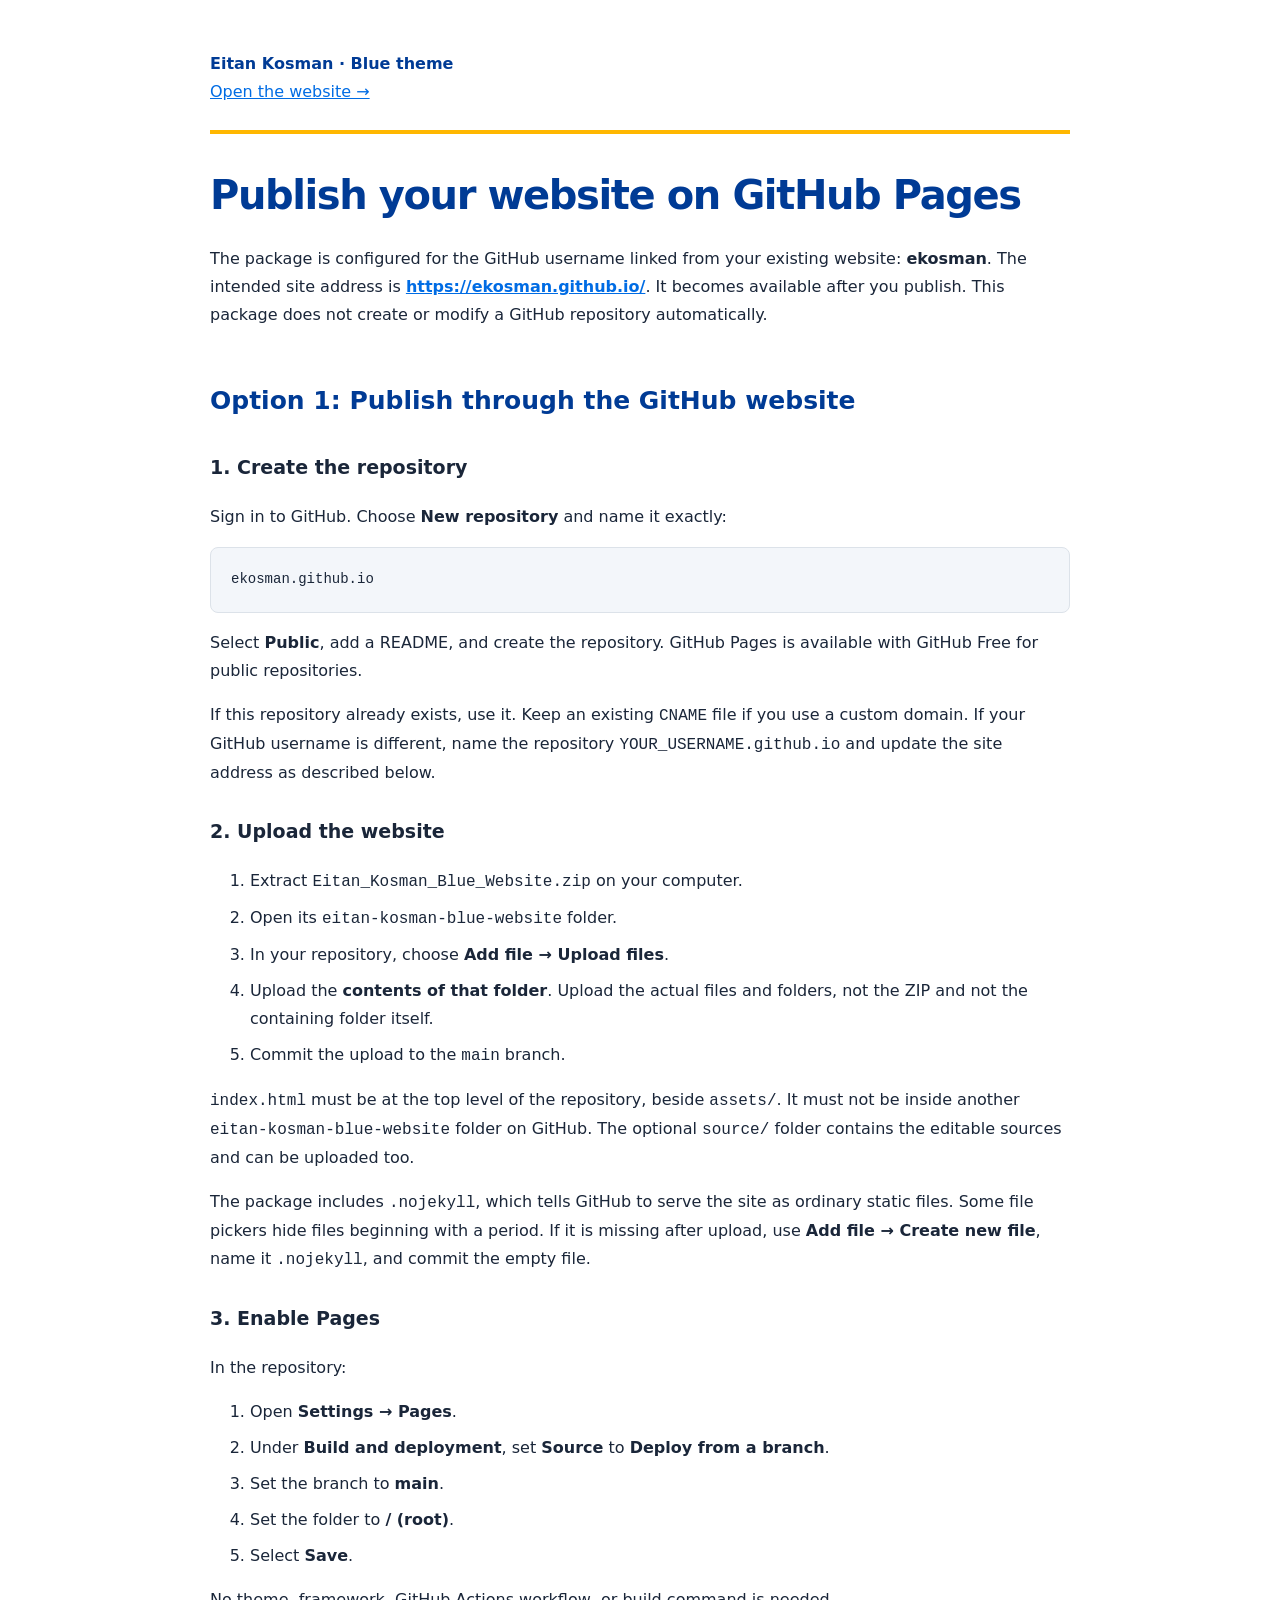
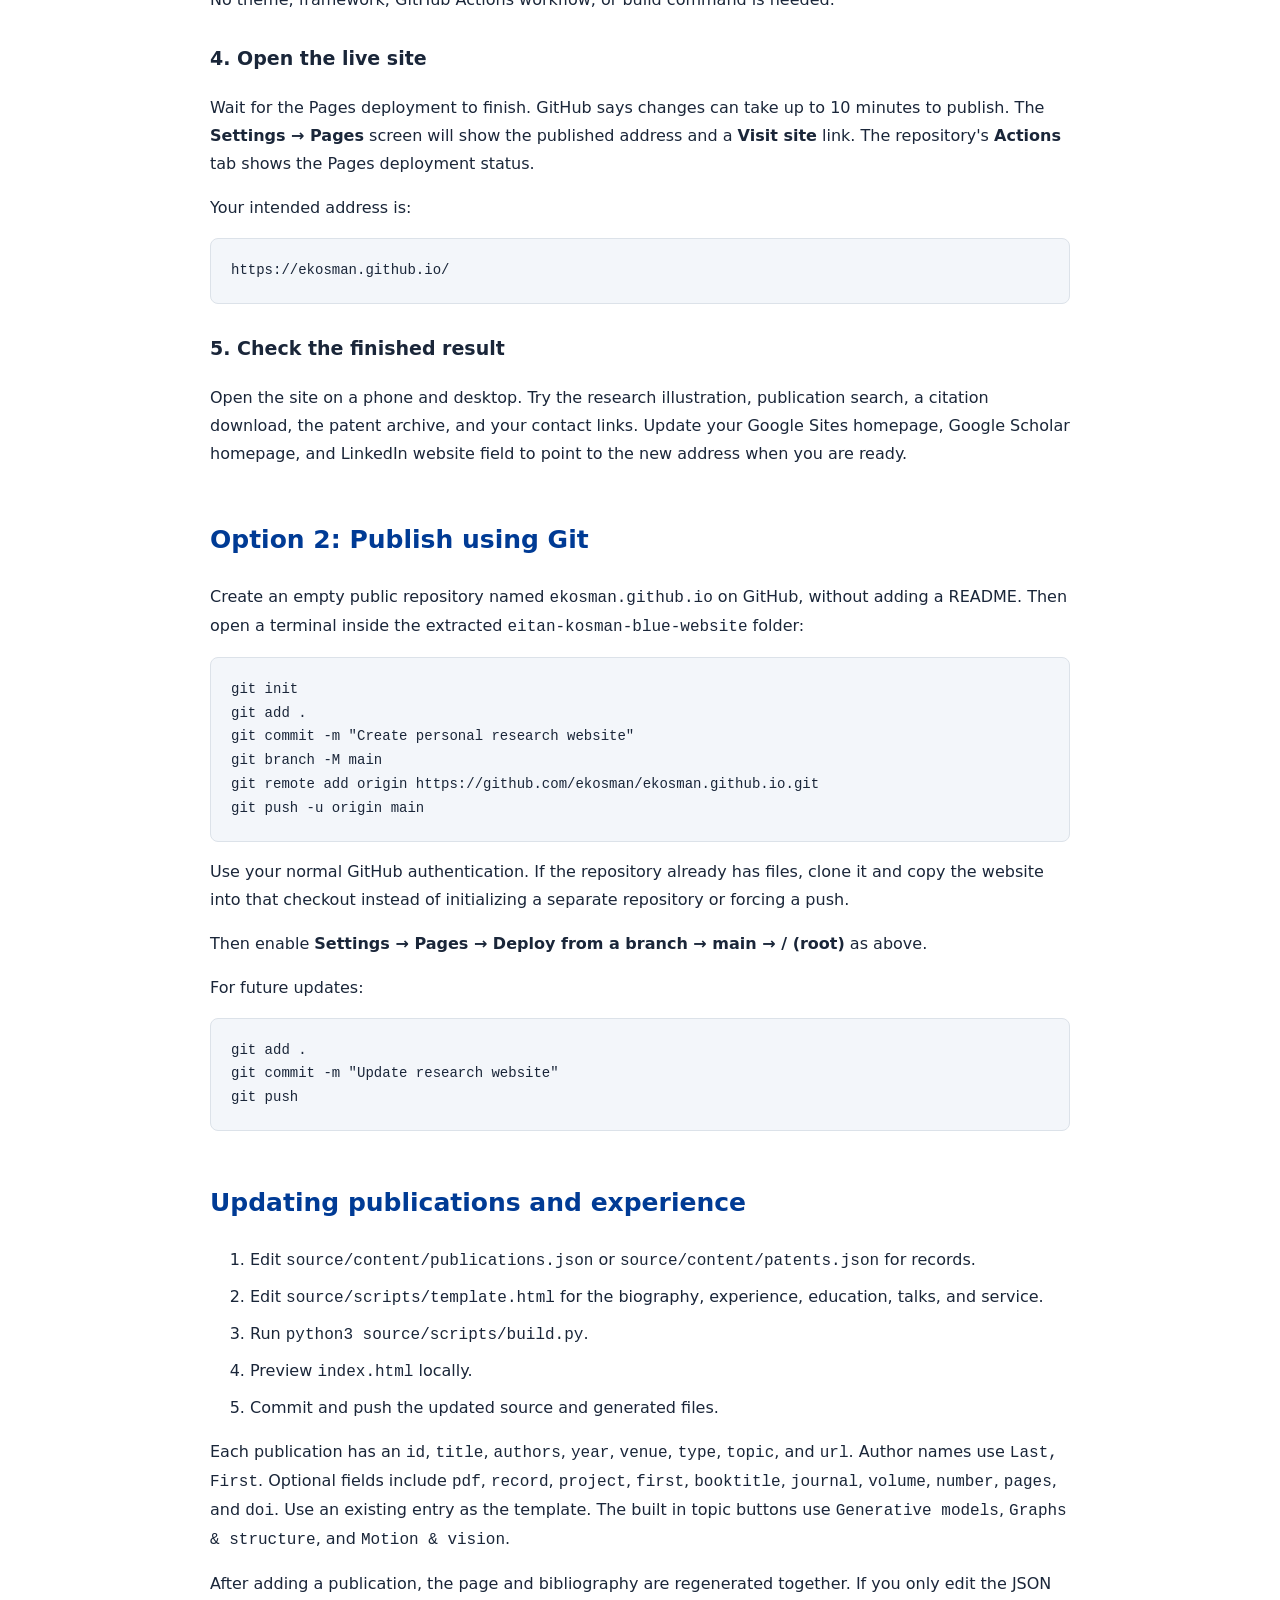
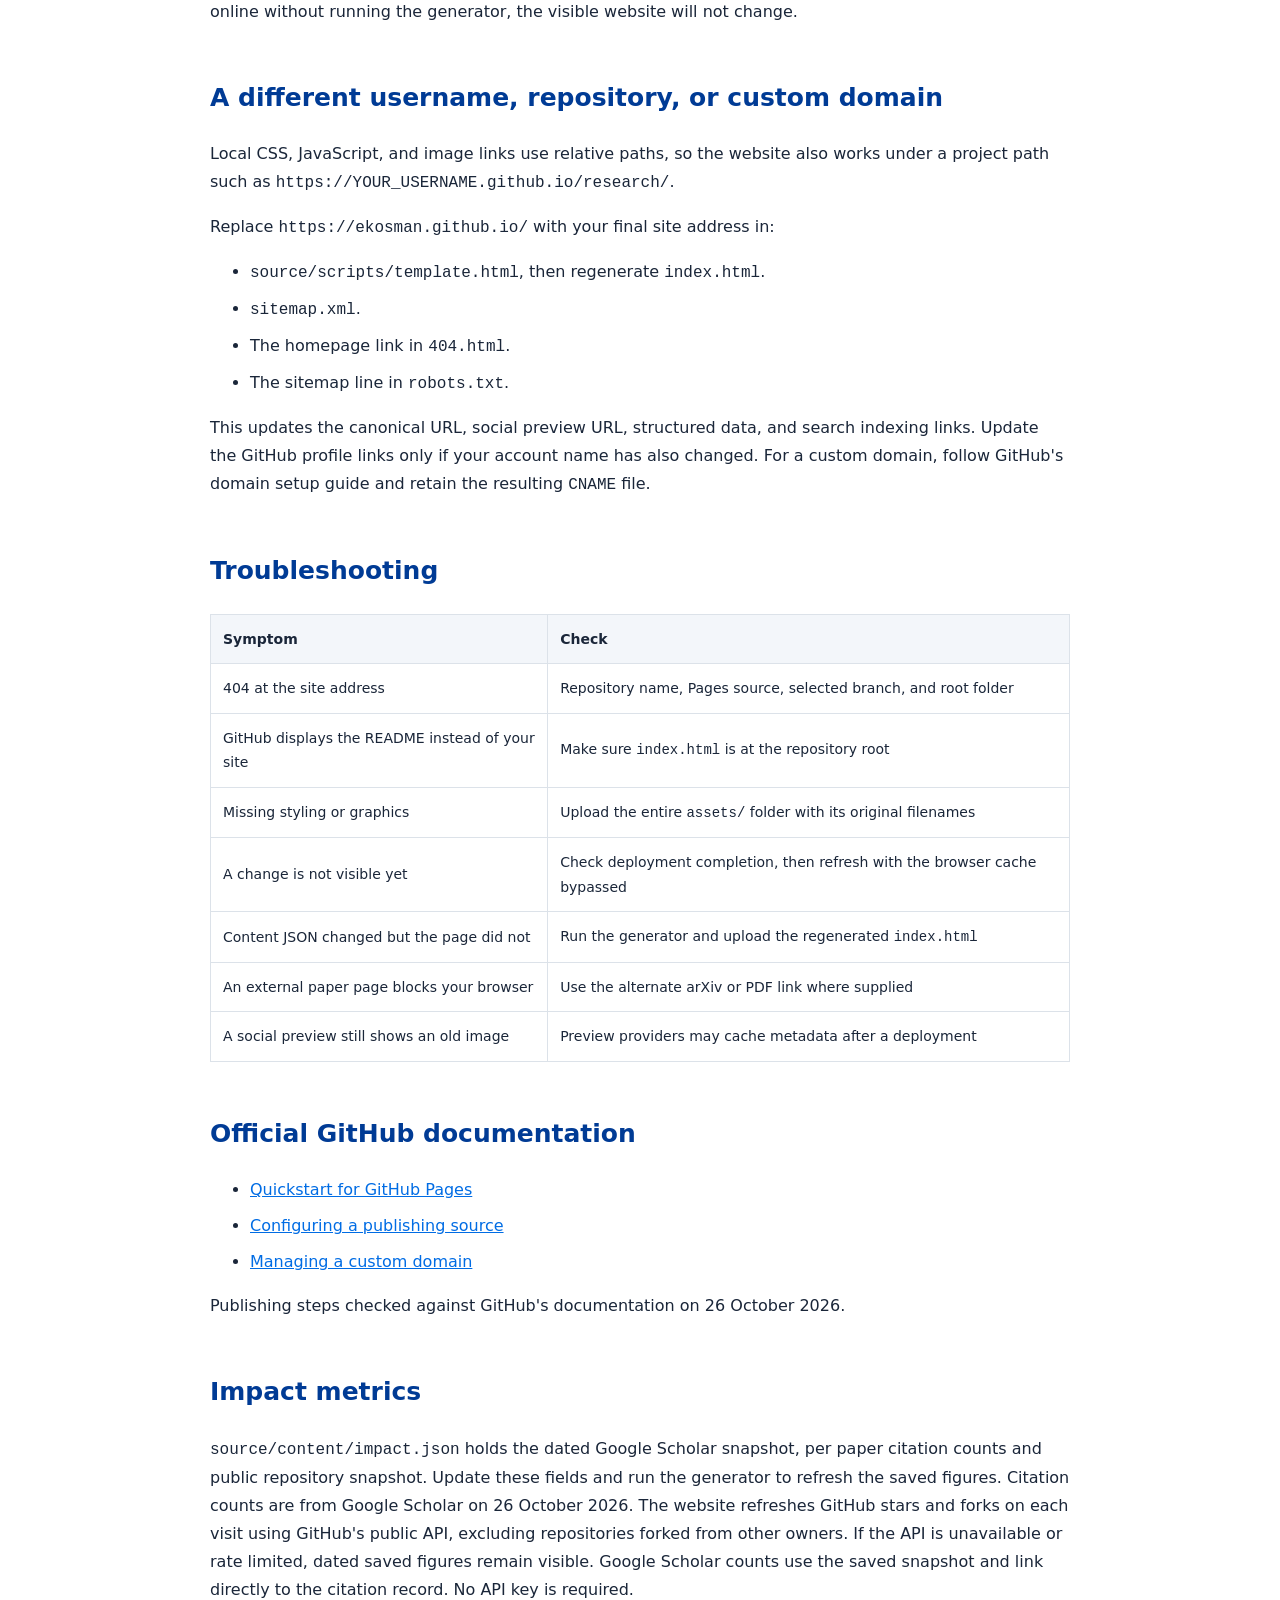
<file: START_HERE.html>
<!doctype html><html lang="en"><head><meta charset="utf-8"><meta name="viewport" content="width=device-width,initial-scale=1"><title>Publishing instructions | Eitan Kosman</title><style>body{max-width:860px;margin:0 auto;padding:50px 24px 90px;font:16px/1.75 system-ui;color:#1a2639;background:#fff}header{border-bottom:4px solid #ffb700;padding-bottom:24px;margin-bottom:38px}header p{margin:0;color:#003b95;font-weight:700}h1{font-size:40px;line-height:1.15;letter-spacing:-1.4px;color:#003b95}h2{margin-top:50px;font-size:25px;color:#003b95}h3{margin-top:28px;font-size:19px}pre{background:#f3f6fa;border:1px solid #dce2e9;border-radius:8px;padding:20px;overflow:auto;font:14px/1.7 ui-monospace,monospace}code{overflow-wrap:anywhere}a{color:#006ce4}table{width:100%;border-collapse:collapse;font-size:14px}td,th{padding:12px;text-align:left;border:1px solid #dce2e9}th{background:#f3f6fa}li{margin:8px 0}@media(max-width:600px){h1{font-size:30px}table{display:block;overflow-x:auto}}</style></head><body><header><p>Eitan Kosman · Blue theme</p><a href="./index.html">Open the website →</a></header><h1>Publish your website on GitHub Pages</h1>
<p>The package is configured for the GitHub username linked from your existing website: <strong>ekosman</strong>. The intended site address is <strong><a href="https://ekosman.github.io/">https://ekosman.github.io/</a></strong>. It becomes available after you publish. This package does not create or modify a GitHub repository automatically.</p>
<h2>Option 1: Publish through the GitHub website</h2>
<h3>1. Create the repository</h3>
<p>Sign in to GitHub. Choose <strong>New repository</strong> and name it exactly:</p>
<pre><code class="language-text">ekosman.github.io
</code></pre>
<p>Select <strong>Public</strong>, add a README, and create the repository. GitHub Pages is available with GitHub Free for public repositories.</p>
<p>If this repository already exists, use it. Keep an existing <code>CNAME</code> file if you use a custom domain. If your GitHub username is different, name the repository <code>YOUR_USERNAME.github.io</code> and update the site address as described below.</p>
<h3>2. Upload the website</h3>
<ol>
<li>Extract <code>Eitan_Kosman_Blue_Website.zip</code> on your computer.</li>
<li>Open its <code>eitan-kosman-blue-website</code> folder.</li>
<li>In your repository, choose <strong>Add file → Upload files</strong>.</li>
<li>Upload the <strong>contents of that folder</strong>. Upload the actual files and folders, not the ZIP and not the containing folder itself.</li>
<li>Commit the upload to the <code>main</code> branch.</li>
</ol>
<p><code>index.html</code> must be at the top level of the repository, beside <code>assets/</code>. It must not be inside another <code>eitan-kosman-blue-website</code> folder on GitHub. The optional <code>source/</code> folder contains the editable sources and can be uploaded too.</p>
<p>The package includes <code>.nojekyll</code>, which tells GitHub to serve the site as ordinary static files. Some file pickers hide files beginning with a period. If it is missing after upload, use <strong>Add file → Create new file</strong>, name it <code>.nojekyll</code>, and commit the empty file.</p>
<h3>3. Enable Pages</h3>
<p>In the repository:</p>
<ol>
<li>Open <strong>Settings → Pages</strong>.</li>
<li>Under <strong>Build and deployment</strong>, set <strong>Source</strong> to <strong>Deploy from a branch</strong>.</li>
<li>Set the branch to <strong>main</strong>.</li>
<li>Set the folder to <strong>/ (root)</strong>.</li>
<li>Select <strong>Save</strong>.</li>
</ol>
<p>No theme, framework, GitHub Actions workflow, or build command is needed.</p>
<h3>4. Open the live site</h3>
<p>Wait for the Pages deployment to finish. GitHub says changes can take up to 10 minutes to publish. The <strong>Settings → Pages</strong> screen will show the published address and a <strong>Visit site</strong> link. The repository&#39;s <strong>Actions</strong> tab shows the Pages deployment status.</p>
<p>Your intended address is:</p>
<pre><code class="language-text">https://ekosman.github.io/
</code></pre>
<h3>5. Check the finished result</h3>
<p>Open the site on a phone and desktop. Try the research illustration, publication search, a citation download, the patent archive, and your contact links. Update your Google Sites homepage, Google Scholar homepage, and LinkedIn website field to point to the new address when you are ready.</p>
<h2>Option 2: Publish using Git</h2>
<p>Create an empty public repository named <code>ekosman.github.io</code> on GitHub, without adding a README. Then open a terminal inside the extracted <code>eitan-kosman-blue-website</code> folder:</p>
<pre><code class="language-bash">git init
git add .
git commit -m &quot;Create personal research website&quot;
git branch -M main
git remote add origin https://github.com/ekosman/ekosman.github.io.git
git push -u origin main
</code></pre>
<p>Use your normal GitHub authentication. If the repository already has files, clone it and copy the website into that checkout instead of initializing a separate repository or forcing a push.</p>
<p>Then enable <strong>Settings → Pages → Deploy from a branch → main → / (root)</strong> as above.</p>
<p>For future updates:</p>
<pre><code class="language-bash">git add .
git commit -m &quot;Update research website&quot;
git push
</code></pre>
<h2>Updating publications and experience</h2>
<ol>
<li>Edit <code>source/content/publications.json</code> or <code>source/content/patents.json</code> for records.</li>
<li>Edit <code>source/scripts/template.html</code> for the biography, experience, education, talks, and service.</li>
<li>Run <code>python3 source/scripts/build.py</code>.</li>
<li>Preview <code>index.html</code> locally.</li>
<li>Commit and push the updated source and generated files.</li>
</ol>
<p>Each publication has an <code>id</code>, <code>title</code>, <code>authors</code>, <code>year</code>, <code>venue</code>, <code>type</code>, <code>topic</code>, and <code>url</code>. Author names use <code>Last, First</code>. Optional fields include <code>pdf</code>, <code>record</code>, <code>project</code>, <code>first</code>, <code>booktitle</code>, <code>journal</code>, <code>volume</code>, <code>number</code>, <code>pages</code>, and <code>doi</code>. Use an existing entry as the template. The built in topic buttons use <code>Generative models</code>, <code>Graphs &amp; structure</code>, and <code>Motion &amp; vision</code>.</p>
<p>After adding a publication, the page and bibliography are regenerated together. If you only edit the JSON online without running the generator, the visible website will not change.</p>
<h2>A different username, repository, or custom domain</h2>
<p>Local CSS, JavaScript, and image links use relative paths, so the website also works under a project path such as <code>https://YOUR_USERNAME.github.io/research/</code>.</p>
<p>Replace <code>https://ekosman.github.io/</code> with your final site address in:</p>
<ul>
<li><code>source/scripts/template.html</code>, then regenerate <code>index.html</code>.</li>
<li><code>sitemap.xml</code>.</li>
<li>The homepage link in <code>404.html</code>.</li>
<li>The sitemap line in <code>robots.txt</code>.</li>
</ul>
<p>This updates the canonical URL, social preview URL, structured data, and search indexing links. Update the GitHub profile links only if your account name has also changed. For a custom domain, follow GitHub&#39;s domain setup guide and retain the resulting <code>CNAME</code> file.</p>
<h2>Troubleshooting</h2>
<table>
<thead>
<tr>
<th>Symptom</th>
<th>Check</th>
</tr>
</thead>
<tbody><tr>
<td>404 at the site address</td>
<td>Repository name, Pages source, selected branch, and root folder</td>
</tr>
<tr>
<td>GitHub displays the README instead of your site</td>
<td>Make sure <code>index.html</code> is at the repository root</td>
</tr>
<tr>
<td>Missing styling or graphics</td>
<td>Upload the entire <code>assets/</code> folder with its original filenames</td>
</tr>
<tr>
<td>A change is not visible yet</td>
<td>Check deployment completion, then refresh with the browser cache bypassed</td>
</tr>
<tr>
<td>Content JSON changed but the page did not</td>
<td>Run the generator and upload the regenerated <code>index.html</code></td>
</tr>
<tr>
<td>An external paper page blocks your browser</td>
<td>Use the alternate arXiv or PDF link where supplied</td>
</tr>
<tr>
<td>A social preview still shows an old image</td>
<td>Preview providers may cache metadata after a deployment</td>
</tr>
</tbody></table>
<h2>Official GitHub documentation</h2>
<ul>
<li><a href="https://docs.github.com/en/pages/quickstart">Quickstart for GitHub Pages</a></li>
<li><a href="https://docs.github.com/en/pages/getting-started-with-github-pages/configuring-a-publishing-source-for-your-github-pages-site">Configuring a publishing source</a></li>
<li><a href="https://docs.github.com/en/pages/configuring-a-custom-domain-for-your-github-pages-site">Managing a custom domain</a></li>
</ul>
<p>Publishing steps checked against GitHub&#39;s documentation on 26 October 2026.</p>
<h2>Impact metrics</h2>
<p><code>source/content/impact.json</code> holds the dated Google Scholar snapshot, per paper citation counts and public repository snapshot. Update these fields and run the generator to refresh the saved figures. Citation counts are from Google Scholar on 26 October 2026. The website refreshes GitHub stars and forks on each visit using GitHub&#39;s public API, excluding repositories forked from other owners. If the API is unavailable or rate limited, dated saved figures remain visible. Google Scholar counts use the saved snapshot and link directly to the citation record. No API key is required.</p>
</body></html>
</file>
<file: assets/fonts.css>
@font-face {
  font-family: 'DM Sans';
  font-style: normal;
  font-weight: 400;
  font-display: swap;
  src: url(./fonts/font-0.ttf) format('truetype');
}
@font-face {
  font-family: 'DM Sans';
  font-style: normal;
  font-weight: 500;
  font-display: swap;
  src: url(./fonts/font-1.ttf) format('truetype');
}
@font-face {
  font-family: 'DM Sans';
  font-style: normal;
  font-weight: 600;
  font-display: swap;
  src: url(./fonts/font-2.ttf) format('truetype');
}
@font-face {
  font-family: 'DM Sans';
  font-style: normal;
  font-weight: 700;
  font-display: swap;
  src: url(./fonts/font-3.ttf) format('truetype');
}
@font-face {
  font-family: 'Instrument Serif';
  font-style: italic;
  font-weight: 400;
  font-display: swap;
  src: url(./fonts/font-4.ttf) format('truetype');
}
@font-face {
  font-family: 'Instrument Serif';
  font-style: normal;
  font-weight: 400;
  font-display: swap;
  src: url(./fonts/font-5.ttf) format('truetype');
}
</file>
<file: assets/style.css>
:root{--navy:#003b95;--blue:#006ce4;--yellow:#ffb700;--ink:#1a2639;--muted:#596579;--line:#dce2e9;--soft:#f3f6fa;--paper:#fff;--green:#006ce4;--sans:'DM Sans',Arial,sans-serif;--mono:ui-monospace,Consolas,monospace;color-scheme:light}
*{box-sizing:border-box}html{scroll-behavior:smooth;scroll-padding-top:145px}body{margin:0;background:#fff;color:var(--ink);font:15px/1.65 var(--sans);-webkit-font-smoothing:antialiased}h1,h2,h3,h4,p{margin:0}h1,h2,h3,h4{line-height:1.25;font-weight:700}h1,h2,h3{letter-spacing:-.025em}h2{font-size:32px}h2 em,h3 em{font-style:normal;color:inherit}a{color:inherit;text-decoration:none}a:hover{color:var(--blue)}img{display:block;max-width:100%;height:auto}svg{max-width:100%}button,input,select,textarea{font:inherit}button,a,input,summary,select{-webkit-tap-highlight-color:transparent}button{cursor:pointer;color:inherit}button:disabled{cursor:default}button:focus-visible,a:focus-visible,input:focus-visible,select:focus-visible,summary:focus-visible,textarea:focus-visible{outline:3px solid #0087ff;outline-offset:4px}::selection{background:#ffda75;color:#1a2639}.wrap{width:min(1140px,calc(100% - 80px));margin-inline:auto}.section{padding-block:64px;scroll-margin-top:20px}.eyebrow{font:600 10px/1.6 var(--sans);letter-spacing:.1em;text-transform:uppercase;color:var(--muted)}.section-heading{display:flex;align-items:end;justify-content:space-between;gap:45px;margin-bottom:28px}.section-heading .eyebrow{margin-bottom:9px}.section-intro{max-width:380px;font-size:14px;color:var(--muted)}.section-intro br{display:none}.button{display:inline-flex;align-items:center;justify-content:center;gap:20px;min-height:48px;padding:12px 20px;border:1px solid var(--blue);border-radius:5px;background:var(--blue);color:white;font-size:14px;font-weight:600;transition:background .2s,transform .2s,box-shadow .2s}.button:hover{background:#0053b0;color:white;box-shadow:0 4px 14px #003b951a;transform:translateY(-1px)}.text-link{display:inline-flex;align-items:center;gap:12px;font-size:13px;font-weight:600;color:var(--blue)}.text-link:hover{text-decoration:underline}.subtle-link{font-size:12px;color:var(--blue);text-decoration:underline;text-underline-offset:3px}.text-link span{transition:transform .2s}.text-link:hover span{transform:translateX(3px)}.sr-only{position:absolute!important;width:1px!important;height:1px!important;padding:0!important;margin:-1px!important;overflow:hidden!important;clip:rect(0,0,0,0)!important;white-space:nowrap!important;border:0!important}.skip-link{position:fixed;top:-100px;left:15px;background:white;color:var(--navy);padding:12px;z-index:100}.skip-link:focus{top:10px}.js-only{display:none}.js .js-only{display:flex}[hidden]{display:none!important}
/* The navigation and hero share one strong blue surface. */
.site-header{background:var(--navy);color:white;position:sticky;top:0;z-index:30;border-bottom:1px solid #ffffff20}.nav-top{display:flex;align-items:center;justify-content:space-between;gap:24px;min-height:71px}.wordmark{font-size:27px;font-weight:700;letter-spacing:-1.1px;color:white}.wordmark span{color:var(--yellow)}.wordmark:hover{color:white}.header-actions{display:flex;align-items:center;gap:24px;font-size:12px;font-weight:500}.header-actions>a{color:white}.header-actions .header-contact{background:white;color:var(--navy);padding:9px 17px;border-radius:4px;font-weight:600}.header-actions .header-contact:hover{background:#edf5ff}.site-header nav{display:flex;align-items:center;gap:8px;padding-bottom:15px}.site-header nav a{display:flex;align-items:center;gap:9px;font-size:13px;padding:9px 17px;border:1px solid transparent;border-radius:24px;transition:background .2s;color:white}.site-header nav a:hover{background:#ffffff15}.site-header nav a[aria-current=true]{border-color:#fff;background:#ffffff12}.site-header nav svg{width:19px;height:19px;fill:none;stroke:currentColor;stroke-width:1.5;stroke-linecap:round;stroke-linejoin:round}.menu-toggle{display:none}.hero-band{background:var(--navy);color:white}.hero{display:grid;grid-template-columns:1.25fr 1fr;gap:65px;align-items:center;padding-block:40px 66px;min-height:510px}.hero-copy>.eyebrow{color:#daeaff;display:flex;gap:9px;align-items:center}.status-dot{height:7px;width:7px;background:#ffca42;border-radius:50%;display:inline-block}.hero h1{font-size:clamp(40px,4.3vw,58px);line-height:1.08;letter-spacing:-.045em;margin:19px 0 20px}.hero h1 em{font-style:normal;color:#ffcf52}.hero-intro{max-width:510px;color:#e3eeff;font-size:16px;line-height:1.8}.hero-role{font-size:12px;color:#c7dcff;margin-top:18px;line-height:1.9}.hero-role strong{font-weight:600;color:#fff}.hero-actions{display:flex;align-items:center;gap:25px;margin-top:24px}.hero-actions .button{background:#fff;color:var(--navy);border-color:#fff}.hero-actions .button:hover{background:#e8f2ff}.hero-actions .text-link{color:#fff;font-size:12px}.research-playground{position:relative;background:#002c70;border:1px solid #ffffff26;border-radius:12px;padding:20px;box-shadow:0 10px 30px #001c492a}.plot-top{display:flex;align-items:center;justify-content:space-between;gap:12px}.plot-top .eyebrow{font-size:8px;color:#b6d3f8;letter-spacing:.09em}.plot-index{font:9px var(--mono);color:#a6c7f3}.plot-stage{aspect-ratio:660/470;position:relative;margin-top:10px;background-image:linear-gradient(#ffffff07 1px,transparent 1px),linear-gradient(90deg,#ffffff07 1px,transparent 1px);background-size:30px 30px;overflow:hidden}.plot-stage:after{content:'';position:absolute;inset:0;box-shadow:inset 0 0 30px 10px #002c70;pointer-events:none}#research-canvas{position:absolute;inset:0;width:100%;height:100%;display:none;z-index:1}.canvas-ready #research-canvas{display:block}.canvas-ready #plot-fallback{visibility:hidden}.plot-annotation{position:absolute;bottom:35px;left:12px;z-index:2;display:flex;align-items:center;gap:8px;font:9px var(--mono);color:#d5eaff}.annotation-mark{width:5px;height:5px;border:1px solid #ffca42;transform:rotate(45deg)}.plot-axis{position:absolute;bottom:10px;left:12px;right:12px;display:flex;justify-content:space-between;font:7px var(--mono);color:#aac8f1;z-index:2}.plot-controls{flex-direction:column;gap:12px;border-top:1px solid #ffffff25;padding-top:14px}.plot-modes{display:flex;gap:6px}.plot-modes button{border:1px solid #ffffff45;background:transparent;color:#e5efff;padding:6px 13px;border-radius:4px;font-size:10px;min-height:32px}.plot-modes button[aria-pressed=true]{background:#fff;color:var(--navy);border-color:#fff}.plot-modes button:hover{border-color:#fff}.structure-control{display:flex;gap:10px;align-items:center;font-size:9px;color:#c8dcff}.structure-control input{flex:1;min-width:20px;accent-color:#ffca42;cursor:ew-resize}.structure-control button{width:28px;height:28px;border:1px solid #ffffff45;background:transparent;color:#fff;display:grid;place-items:center;border-radius:50%}.plot-note{font-size:8px;color:#b9cff0;margin-top:10px}
/* A working research discovery bar, framed in yellow. */
.discovery-wrap{position:relative;z-index:3;margin-top:-29px}.discovery-bar{display:grid;grid-template-columns:1.4fr 1fr auto;gap:4px;background:var(--yellow);border:4px solid var(--yellow);border-radius:8px;width:100%;box-shadow:0 4px 12px #00234b17}.discovery-query{display:flex;align-items:center;gap:15px}.discovery-query,.discovery-topic{background:#fff;border-radius:4px;padding:10px 17px;min-width:0}.discovery-query>div{flex:1;min-width:0}.discovery-bar label{display:block;font-size:11px;font-weight:700;color:#26364a}.discovery-bar input,.discovery-bar select{border:0;background:white;color:#1a2639;font-size:13px;width:100%;min-width:0;padding:3px 0;line-height:1.5}.discovery-bar input::placeholder{color:#697487;opacity:1}.discovery-bar>.button{border-radius:4px;font-size:16px;min-width:180px}.affiliations{display:grid;grid-template-columns:1.2fr repeat(4,1fr);gap:25px;align-items:center;padding-block:33px;border-bottom:1px solid var(--line)}.affiliations>.eyebrow{font-size:9px}.affiliations b{display:block;font-size:22px;line-height:1.15;letter-spacing:-.04em;color:#46556d;font-weight:600}.affiliations b i{font-style:normal;font-weight:400}.small-university{display:block;font-size:13px;letter-spacing:0}.affiliations>div>span{display:block;font-size:9px;color:var(--muted);margin-top:8px}
.impact-section{padding-top:42px;padding-bottom:4px}.impact-heading{display:flex;justify-content:space-between;align-items:end;gap:25px;margin-bottom:20px}.impact-heading h2{font-size:25px}.impact-heading .eyebrow{margin-bottom:6px}.impact-metrics{display:grid;grid-template-columns:repeat(5,minmax(0,1fr));gap:14px}.impact-metrics>a{display:block;padding:20px 18px 16px;background:white;border:1px solid var(--line);border-radius:8px;box-shadow:0 2px 6px #23365108;transition:transform .25s,border-color .25s}.impact-metrics>a:hover{border-color:var(--blue);transform:translateY(-3px);color:var(--ink)}.impact-metrics strong{display:inline-flex;align-items:center;justify-content:center;min-width:51px;height:46px;padding:0 10px;border-radius:7px 7px 7px 0;background:var(--navy);color:#fff;font-size:25px;font-weight:700;letter-spacing:-.04em;font-variant-numeric:tabular-nums}.impact-metrics span{display:block;font-size:13px;font-weight:600;margin-top:12px}.impact-metrics small{display:block;color:var(--muted);font-size:9px;margin-top:5px;line-height:1.5}.metrics-note{margin-top:14px;font-size:9px;color:var(--muted);line-height:1.7}
/* Research cards retain scientific illustrations, with no stock imagery. */
.feature-work{display:grid;grid-template-columns:1fr 1fr;border:1px solid var(--line);border-radius:10px;overflow:hidden;background:white;box-shadow:0 3px 10px #2336510a;transition:box-shadow .3s,border-color .3s}.feature-work:hover{border-color:#a4bee0;box-shadow:0 8px 26px #003b9510}.feature-copy{padding:33px;align-self:center}.paper-kicker{display:flex;align-items:center;gap:14px;font-size:9px;font-weight:600;color:var(--muted)}.pill{padding:5px 9px;border-radius:4px;background:#e8f2ff;color:var(--navy)}.feature-copy h3{font-size:28px;line-height:1.25;margin:17px 0 13px}.feature-copy p{font-size:13px;color:var(--muted);line-height:1.85;max-width:420px}.feature-links{display:flex;align-items:center;gap:24px;margin-top:22px;flex-wrap:wrap}.feature-visual{display:flex;align-items:center;justify-content:center;position:relative;background:#00357f;padding:12px 8px 25px;min-width:0}.visual-caption{position:absolute;bottom:16px;left:10px;right:10px;text-align:center;font:8px var(--mono);color:#c6dfff;letter-spacing:.07em}.work-pair{display:grid;grid-template-columns:1fr 1fr;gap:24px;margin-top:24px}.small-work{border:1px solid var(--line);border-radius:10px;overflow:hidden;background:white;padding:0 26px 25px;box-shadow:0 3px 10px #23365108;transition:box-shadow .3s,transform .3s}.small-work:hover{transform:translateY(-4px);box-shadow:0 8px 22px #003b9512}.work-illustration{position:relative;margin:0 -26px 22px;background:#00357f;overflow:hidden}.video-illustration{background:#0b438c}.work-illustration img{width:100%;height:210px;object-fit:contain;transition:transform .6s}.small-work:hover .work-illustration img{transform:scale(1.035)}.small-work .paper-kicker{justify-content:space-between;font-size:9px}.small-work h3{font-size:23px;line-height:1.25;margin:14px 0 12px}.small-work h3 br{display:none}.small-work p{font-size:13px;color:var(--muted);line-height:1.8;margin-bottom:18px}.research-footnote{display:grid;grid-template-columns:190px 1fr;gap:25px;align-items:center;border-left:4px solid var(--yellow);background:#fff9e8;border-radius:0 7px 7px 0;padding:22px 26px;margin-top:24px}.research-footnote>.eyebrow{font-size:9px;color:#745000}.research-footnote p{font-size:14px;line-height:1.7}
.publication-section{background:var(--soft);border-block:1px solid #e6ebf2}.publication-section .section-heading{margin-bottom:14px}.publication-intro{font-size:13px;color:var(--muted);margin-bottom:25px;max-width:700px}.publication-tools{justify-content:space-between;align-items:center;gap:18px;flex-wrap:wrap;margin-bottom:22px}.filter-group{display:flex;gap:7px;flex-wrap:wrap}.filter-group button{padding:9px 12px;background:white;border:1px solid #cdd5df;border-radius:20px;font-size:11px;min-height:38px;transition:background .2s}.filter-group button:hover{border-color:var(--blue)}.filter-group button[aria-pressed=true]{background:#e7f1ff;border-color:var(--blue);color:#0056b8}.filter-group button span{font-size:10px;margin-left:5px}.search-wrap{display:flex;align-items:center;gap:9px;background:white;border:1px solid #cdd5df;border-radius:5px;padding:9px 12px;max-width:260px;flex:1;min-width:210px}.search-wrap input{border:0;background:transparent;min-width:0;width:100%;font-size:12px}.publication-list-heading{display:flex;justify-content:space-between;gap:15px;font-size:9px;letter-spacing:.06em;color:var(--muted);margin-bottom:12px}#publication-list{display:grid;gap:14px}.publication{display:grid;grid-template-columns:50px 1fr;gap:18px;padding:24px;background:white;border:1px solid var(--line);border-radius:8px;scroll-margin-top:150px;box-shadow:0 2px 6px #23365105;transition:border-color .25s,box-shadow .25s}.publication:hover,.publication:target{border-color:#86b6f1;box-shadow:0 4px 13px #003b950b}.pub-year{font-size:12px;font-weight:600;color:#57708f;padding-top:2px}.pub-topline{display:flex;align-items:center;gap:10px;flex-wrap:wrap;font-size:10px;margin-bottom:8px}.pub-venue{font-weight:700;color:var(--navy)}.pub-type{background:#f0f3f7;color:#536277;border-radius:3px;padding:2px 6px;font-size:9px}.pub-first{font-size:8px;color:#56657b;letter-spacing:.03em}.publication h3{font-size:17px;line-height:1.5;font-weight:600;letter-spacing:-.012em}.pub-authors{font-size:11px;line-height:1.85;color:var(--muted);margin-top:6px}.pub-authors strong{font-weight:700;color:#34445c}.author-disclosure{font-size:11px}.author-disclosure summary{cursor:pointer;width:max-content;color:var(--blue);margin-top:4px}.author-disclosure p{margin-top:8px}.pub-links{display:flex;align-items:center;gap:18px;flex-wrap:wrap;margin-top:14px}.pub-links a,.pub-links button{font-size:11px;color:var(--blue);border:0;background:none;padding:3px 0;line-height:1.6}.pub-links a:hover,.pub-links button:hover{text-decoration:underline}.pub-links .citation-count{background:#edf5ff;border-radius:4px;padding:3px 8px;font-weight:600;color:#004b9e}.archive-note{font-size:11px;color:var(--muted);margin-top:25px}.archive-note a{color:var(--blue);text-decoration:underline}.empty-results{background:white;border:1px solid var(--line);border-radius:8px;padding:35px}.empty-results h3{font-size:23px}.empty-results p{margin:10px 0 20px;color:var(--muted)}
.repo-grid{display:grid;grid-template-columns:repeat(3,minmax(0,1fr));gap:20px}.repo-card{border:1px solid var(--line);border-radius:9px;padding:25px;background:white;display:flex;flex-direction:column;box-shadow:0 3px 10px #23365108;transition:transform .25s,border-color .25s}.repo-card:hover{transform:translateY(-3px);border-color:#86b6f1}.repo-card h3{font-size:17px;overflow-wrap:anywhere;line-height:1.5;color:var(--navy)}.repo-card>p{font-size:12px;line-height:1.8;color:var(--muted);margin:13px 0 24px;overflow-wrap:anywhere}.repo-counts{display:flex;gap:20px;font-size:11px;margin-top:auto}.repo-counts b{color:var(--navy);font-weight:700}.repo-archive{margin-top:22px}.repo-archive summary{cursor:pointer;font-size:13px;font-weight:600;color:var(--blue);border:1px solid var(--line);padding:13px 17px;border-radius:5px;margin-bottom:20px;background:#f8faff}.repo-archive summary span{float:right}
.experience-section{display:grid;grid-template-columns:.8fr 1.5fr;gap:50px;border-top:1px solid var(--line)}.experience-intro>.eyebrow{margin-bottom:10px}.experience-intro>p:not(.eyebrow){font-size:13px;color:var(--muted);line-height:1.8;margin:20px 0}.education-block{background:#f3f7fc;border:1px solid #e0e7f0;border-radius:8px;padding:24px;margin-top:30px}.education-block h3{font-size:15px;margin-top:19px;margin-bottom:5px}.education-block p{font-size:12px;line-height:1.8}.education-block p span{color:var(--muted);font-size:11px}.education-block p+p{margin-top:9px}.timeline{display:grid;gap:17px;align-content:start}.timeline-entry{padding:24px 27px;background:white;border:1px solid var(--line);border-radius:8px;box-shadow:0 2px 7px #23365108}.timeline-entry.current{border-top:3px solid var(--blue)}.timeline-meta{font-size:9px;color:var(--muted);display:flex;align-items:center;gap:15px;letter-spacing:.04em}.current-label{background:#e9f6ec;color:#17692d;border-radius:3px;padding:2px 6px;font-weight:600}.timeline-entry h3{font-size:20px;line-height:1.35;margin:13px 0 8px}.timeline-role{font-size:12px;font-weight:600;color:var(--navy);margin-bottom:10px}.timeline-entry>p:not(.timeline-role){font-size:12px;line-height:1.85;color:var(--muted)}.employer-heading{display:flex;gap:13px;align-items:center;margin:13px 0 8px}.employer-heading h3{margin:0}.employer-logo{width:48px;height:48px;flex:0 0 48px;display:flex;align-items:center;justify-content:center;background:white;border:1px solid #e5e8ed;border-radius:7px;padding:9px}.employer-logo img{width:30px;height:30px;object-fit:contain}.insight-logo{display:flex;align-items:center;height:48px;width:205px;padding:8px 0}.insight-logo img{width:185px;height:auto;object-fit:contain}.earlier-employers{display:flex;gap:24px;flex-wrap:wrap;margin:17px 0}.earlier-employers>span{display:flex;gap:9px;align-items:center;font-size:12px;font-weight:600}.earlier-employers .employer-logo{width:40px;height:40px;flex-basis:40px;padding:7px}.career-details{margin-top:16px}.career-details>summary{cursor:pointer;font-size:12px;color:var(--blue);display:flex;align-items:center;gap:15px;list-style:none;width:max-content}.career-details>summary::-webkit-details-marker{display:none}.career-details[open]>summary span{transform:rotate(45deg)}.career-details dl{margin:16px 0 0}.career-details dl>div{padding:11px 0;border-top:1px solid #edf0f5}.career-details dt{font-size:12px;font-weight:600}.career-details dd{margin:3px 0 0;font-size:10px;color:var(--muted)}
.patent-section{background:#f0f6ff;border-block:1px solid #dfeafa}.patent-feature{background:white;border:1px solid #cedff5;border-radius:9px;padding:28px;display:grid;grid-template-columns:80px 1fr auto;align-items:center;gap:24px}.patent-seal svg{width:80px;stroke:#467db7;fill:none;stroke-width:1}.patent-seal svg g{fill:#467db7}.patent-feature .eyebrow{color:#17692d;font-size:9px}.patent-feature h3{font-size:21px;margin:9px 0 12px;line-height:1.4}.patent-feature h3 br{display:none}.patent-feature p:not(.eyebrow){font-size:11px;color:var(--muted);line-height:1.8}.patent-number{font-size:11px;color:var(--blue);white-space:nowrap;font-weight:600}.patent-number span{margin-left:10px}.patent-archive{margin-top:20px}.patent-archive>summary{display:flex;align-items:center;justify-content:space-between;gap:25px;padding:17px 0;cursor:pointer;list-style:none;font-size:13px;font-weight:600;color:var(--navy);border-bottom:1px solid #cbdaf0}.patent-archive>summary::-webkit-details-marker{display:none}.count-label{font-size:9px;color:var(--muted);margin-left:15px}.expand-icon{font-size:24px;font-weight:400;transition:transform .2s}.patent-archive[open] .expand-icon{transform:rotate(45deg)}.patent-entry{display:grid;grid-template-columns:150px 1fr 22px;gap:20px;padding:22px 0;border-bottom:1px solid #cbdaf0}.patent-id{font-size:10px;font-weight:600;line-height:1.8}.patent-id span{display:block;font-size:9px;font-weight:400;color:var(--muted)}.patent-entry h4{font-size:13px;line-height:1.6;font-weight:600}.patent-entry p{font-size:10px;color:var(--muted);line-height:1.8;margin-top:7px}.patent-note{font-size:10px;color:var(--muted);margin-top:18px;max-width:760px}
.beyond-grid{display:grid;grid-template-columns:repeat(3,1fr);gap:28px}.column-heading{font-size:10px;font-weight:600;color:var(--muted);letter-spacing:.08em;padding-top:15px;border-top:2px solid var(--navy)}.column-heading span{margin-right:8px}.resource{display:flex;justify-content:space-between;gap:15px;padding:20px 0;border-bottom:1px solid var(--line);font-size:13px;line-height:1.7;font-weight:500}.resource small{display:block;font-size:10px;color:var(--muted);font-weight:400;margin-top:7px}.service-column h3{font-size:20px;margin-top:20px}.service-column p:not(.column-heading){font-size:12px;color:var(--muted);line-height:1.9;margin-top:14px}.service-column .subtle-link{display:inline-block;margin-top:15px}.contact-section{background:var(--navy);color:white;padding:58px 0}.contact-inner{display:grid;grid-template-columns:1.2fr 1fr;gap:60px;align-items:center}.contact-section .eyebrow{color:#c4dcff;margin-bottom:12px}.contact-section h2{font-size:36px;line-height:1.18;letter-spacing:-.03em}.contact-section p:not(.eyebrow){font-size:13px;color:#d6e6ff;line-height:1.8;margin-top:20px}.email-link{display:flex;align-items:center;justify-content:space-between;gap:12px;border-bottom:1px solid #ffffff70;padding-bottom:15px;font-size:19px;font-weight:500;color:white}.email-link:hover{color:#ffce52}.contact-social{display:flex;gap:25px;font-size:12px;margin-top:22px;color:#d6e6ff}.contact-social a:hover{color:white;text-decoration:underline}.site-footer{display:flex;gap:25px;align-items:center;min-height:80px;font-size:10px;color:var(--muted)}.footer-brand{font-size:25px;font-weight:700;color:var(--navy)}.site-footer>a:last-child{margin-left:auto}.site-footer>span:nth-of-type(2){margin-left:auto}
dialog{width:min(660px,calc(100% - 36px));max-height:90vh;border:1px solid var(--line);border-radius:10px;padding:32px;background:white;color:var(--ink);box-shadow:0 25px 90px #00204e40}dialog::backdrop{background:#001b4180;backdrop-filter:blur(4px)}.dialog-header{display:flex;justify-content:space-between;gap:25px;align-items:start}.dialog-header h2{font-size:28px;margin-top:6px}.icon-button{width:34px;height:34px;font-size:25px;line-height:1;border:1px solid var(--line);border-radius:4px;background:white}#citation-paper-title{font-size:13px;font-weight:500;margin:23px 0 15px}#citation-text{width:100%;height:260px;resize:vertical;border:1px solid #cdd5df;border-radius:4px;padding:16px;background:#f7f9fc;font:11px/1.8 var(--mono);color:#26364a}.dialog-actions{display:flex;align-items:center;gap:25px;margin-top:20px}#citation-status{min-height:18px;font-size:11px;color:var(--muted);margin-top:12px}
@media(prefers-reduced-motion:no-preference){.hero-copy>*{animation:arrive .7s cubic-bezier(.2,.7,.2,1) both}.hero-copy>*:nth-child(2){animation-delay:.08s}.hero-copy>*:nth-child(3){animation-delay:.16s}.hero-copy>*:nth-child(4){animation-delay:.24s}.hero-copy>*:nth-child(5){animation-delay:.32s}.research-playground{animation:arrive .9s .15s both}.reveal-pending{opacity:0;transform:translateY(20px)}.reveal-visible{animation:arrive .65s cubic-bezier(.2,.7,.2,1) both}dialog[open]{animation:arrive .25s ease-out both}@keyframes arrive{from{opacity:0;transform:translateY(20px)}to{opacity:1;transform:translateY(0)}}}
@media(max-width:1050px){.wrap{width:calc(100% - 56px)}.hero{gap:35px;grid-template-columns:1.2fr 1fr}.hero h1{font-size:44px}.hero-intro{font-size:14px}.hero-actions{gap:20px}.hero-actions .button{font-size:12px;padding:11px 15px}.research-playground{padding:16px}.plot-top .eyebrow{font-size:7px}.discovery-bar>.button{min-width:150px}.feature-copy{padding:26px}.feature-copy h3{font-size:26px}.feature-links{gap:18px}.experience-section{gap:32px}.patent-feature{grid-template-columns:70px 1fr}.patent-number{grid-column:2}.contact-inner{gap:35px}.email-link{font-size:17px}.impact-metrics>a{padding:16px 13px}}
@media(max-width:800px){.hero{gap:28px;grid-template-columns:1fr 1fr;padding-top:32px}.hero h1{font-size:37px}.hero-intro{font-size:13px}.hero-actions{flex-direction:column;align-items:start;gap:14px}.hero-role{font-size:11px}.plot-note{font-size:7px}.plot-top{display:none}.plot-modes button{font-size:9px;padding:5px 9px}.structure-control{font-size:8px;gap:8px}.affiliations{gap:18px;grid-template-columns:repeat(4,1fr)}.affiliations>.eyebrow{grid-column:1/-1}.affiliations>.eyebrow br{display:none}.affiliations b{font-size:21px}.section-heading{gap:25px}.section-intro{font-size:12px;max-width:280px}.impact-metrics{gap:10px}.impact-metrics>a{padding:15px 10px}.impact-metrics span{font-size:11px}.impact-metrics small{font-size:8px}.impact-metrics strong{font-size:23px}.discovery-bar{grid-template-columns:1.3fr 1fr auto}.discovery-query,.discovery-topic{padding:10px}.discovery-query{gap:8px}.discovery-bar>.button{min-width:120px;font-size:13px;gap:10px;padding-inline:10px}.discovery-bar label{font-size:9px}.discovery-bar input,.discovery-bar select{font-size:11px}.feature-copy h3{font-size:23px}.feature-copy p{font-size:12px}.feature-copy{padding:23px}.small-work h3{font-size:21px}.work-illustration img{height:175px}.repo-grid{gap:14px}.repo-card{padding:20px}.repo-card h3{font-size:15px}.experience-section{grid-template-columns:.8fr 1.3fr;gap:25px}.experience-intro h2{font-size:28px}.timeline-entry{padding:21px}.timeline-entry h3{font-size:18px}.employer-logo{width:42px;height:42px;flex-basis:42px;padding:7px}.beyond-grid{gap:23px}.contact-section h2{font-size:31px}.email-link{font-size:15px}.contact-social{gap:18px}}
@media(max-width:620px){html{scroll-padding-top:85px}.wrap{width:calc(100% - 36px)}.section{padding-block:42px}.site-header{position:sticky}.nav-top{min-height:68px;gap:15px}.wordmark{font-size:24px}.header-actions{display:none}.menu-toggle{display:flex;align-items:center;gap:12px;padding:8px 12px;min-height:36px;background:transparent;color:white;border:1px solid #ffffff60;border-radius:4px;font-size:12px}.menu-toggle span{font-size:19px;line-height:1}.site-header nav{padding:4px 0 15px;flex-wrap:wrap;gap:6px}.site-header nav a{font-size:12px;padding:8px 12px}.js .site-header nav:not(.open){display:none}.hero{grid-template-columns:1fr;padding-top:29px;padding-bottom:58px;gap:30px}.hero h1{font-size:43px;line-height:1.07;margin:17px 0 19px}.hero h1 br{display:none}.hero-intro{font-size:14px;line-height:1.8}.hero-role{font-size:12px;margin-top:17px}.hero-actions{flex-direction:row;align-items:center;gap:22px;margin-top:21px}.hero-actions .button{font-size:12px}.hero-actions .text-link{font-size:11px}.research-playground{width:100%;max-width:450px;margin-inline:auto;padding:17px}.plot-top{display:flex}.plot-top .eyebrow{font-size:7px}.plot-stage{max-height:250px}.plot-modes button{font-size:10px;padding:6px 14px;min-height:35px}.structure-control{font-size:9px;gap:10px}.structure-control button{width:32px;height:32px}.plot-note{font-size:8px}.discovery-wrap{margin-top:-24px}.discovery-bar{grid-template-columns:1fr;gap:4px;border-radius:7px}.discovery-query,.discovery-topic{padding:12px 15px}.discovery-query{gap:12px}.discovery-bar label{font-size:11px}.discovery-bar input,.discovery-bar select{font-size:14px}.discovery-bar>.button{font-size:15px;min-height:48px}.affiliations{grid-template-columns:1fr 1fr;gap:23px;padding-block:28px}.affiliations>.eyebrow{font-size:9px}.affiliations b{font-size:23px}.affiliations>div>span{font-size:9px}.impact-section{padding-top:31px}.impact-heading{align-items:start;flex-direction:column;gap:12px}.impact-heading h2{font-size:25px}.impact-heading .text-link{font-size:12px}.impact-metrics{grid-template-columns:repeat(2,minmax(0,1fr));gap:12px}.impact-metrics>a{padding:17px}.impact-metrics>a:first-child{grid-column:1/-1;display:grid;grid-template-columns:65px 1fr;column-gap:15px;align-items:center}.impact-metrics>a:first-child strong{grid-row:1/3;height:57px;font-size:30px}.impact-metrics>a:first-child span{margin:0}.impact-metrics>a:first-child small{margin:0}.impact-metrics span{font-size:13px}.impact-metrics small{font-size:9px}.impact-metrics strong{font-size:25px}.metrics-note{font-size:9px}.section-heading{display:block;margin-bottom:23px}.section-heading h2{font-size:27px}.section-heading .eyebrow{font-size:9px}.section-heading>.text-link{margin-top:16px}.section-intro{font-size:13px;max-width:none;margin-top:12px}.feature-work{grid-template-columns:1fr}.feature-copy{padding:24px}.feature-copy h3{font-size:26px}.feature-copy p{font-size:13px}.feature-links{gap:20px}.feature-links .text-link{font-size:12px}.feature-visual{padding:0 10px 22px;min-height:220px}.feature-visual img{max-height:270px;width:100%;object-fit:contain}.visual-caption{font-size:7px}.work-pair{grid-template-columns:1fr;gap:20px;margin-top:20px}.small-work{padding-inline:23px}.small-work h3{font-size:23px}.work-illustration{margin-inline:-23px}.work-illustration img{height:200px}.research-footnote{grid-template-columns:1fr;gap:9px;padding:18px 20px}.research-footnote p{font-size:13px}.publication-tools{flex-direction:column;align-items:stretch;gap:15px}.filter-group{gap:6px}.filter-group button{font-size:10px;padding:8px 11px;min-height:37px}.search-wrap{width:100%;max-width:none;min-height:43px}.publication{grid-template-columns:1fr;gap:8px;padding:20px;scroll-margin-top:92px}.pub-year{font-size:11px;padding:0}.pub-topline{font-size:10px;gap:8px}.publication h3{font-size:16px}.pub-authors{font-size:11px}.pub-links{gap:17px 16px}.pub-links a,.pub-links button{min-height:30px;padding-block:5px}.pub-links .citation-count{padding:5px 8px}.repo-grid{grid-template-columns:1fr;gap:15px}.repo-card{padding:23px}.repo-card h3{font-size:17px}.repo-card>p{font-size:13px}.experience-section{grid-template-columns:1fr;gap:28px}.experience-intro h2{font-size:28px}.experience-intro h2 br{display:none}.education-block{margin-top:23px;padding:22px}.timeline-entry{padding:23px}.timeline-entry h3{font-size:19px}.timeline-entry>p:not(.timeline-role){font-size:12px}.timeline-meta{font-size:9px}.employer-heading{gap:12px}.insight-logo{width:200px}.earlier-employers{gap:20px}.career-details>summary{min-height:34px}.patent-feature{grid-template-columns:55px 1fr;padding:22px;gap:16px}.patent-feature h3{font-size:18px}.patent-feature .eyebrow{font-size:8px}.patent-seal svg{width:55px}.patent-feature p:not(.eyebrow){font-size:10px}.patent-number{font-size:10px}.patent-archive>summary{font-size:12px}.count-label{display:block;margin:3px 0 0;font-size:8px}.patent-entry{grid-template-columns:1fr 18px;gap:8px 12px}.patent-id{grid-column:1;display:flex;gap:12px;flex-wrap:wrap}.patent-entry>div:nth-child(2){grid-column:1}.patent-entry>span:last-child{grid-column:2;grid-row:1/3;align-self:center}.beyond-grid{grid-template-columns:1fr;gap:30px}.column-heading{font-size:10px}.resource{font-size:14px}.service-column h3{font-size:22px}.service-column p:not(.column-heading){font-size:13px}.contact-section{padding:40px 0}.contact-inner{grid-template-columns:1fr;gap:30px}.contact-section h2{font-size:32px}.email-link{font-size:17px}.contact-social{gap:25px;font-size:12px}.site-footer{flex-wrap:wrap;gap:18px;font-size:9px;padding-block:20px}.site-footer>span:nth-of-type(2){display:none}.site-footer>a:last-child{margin-left:auto}.dialog-header h2{font-size:25px}dialog{padding:23px}.dialog-actions{gap:19px}.dialog-actions .button{font-size:12px;padding:10px 15px}.dialog-actions .text-link{font-size:12px}}
@media(max-width:370px){.hero h1{font-size:38px}.hero-actions{gap:14px}.hero-actions .button{font-size:11px;padding-inline:12px}.hero-actions .text-link{font-size:10px}.plot-top .eyebrow{font-size:6px}.timeline-entry{padding:20px}.email-link{font-size:15px}}
@media(prefers-reduced-motion:reduce){html{scroll-behavior:auto}*,*:before,*:after{animation:none!important;transition:none!important}.reveal-pending{opacity:1;transform:none}.button:hover,.small-work:hover,.repo-card:hover,.impact-metrics>a:hover,.text-link:hover span,.small-work:hover .work-illustration img{transform:none}}
@media print{:root{color-scheme:light}body{font:10pt/1.6 Arial,sans-serif;color:black;background:white}.site-header,.discovery-wrap,.research-playground,.hero-actions,.affiliations,.publication-tools,.js-only,.feature-visual,.work-illustration,.contact-section,.site-footer,.pub-links,dialog{display:none!important}.wrap{width:100%}.section,.impact-section{padding:20pt 0}.hero-band{background:white;color:black}.hero{display:block;min-height:0;padding:0 0 20pt}.hero h1{font-size:28pt;color:black}.hero h1:before{content:'Eitan Kosman';display:block;font-size:18pt;margin-bottom:12pt}.hero h1 em,.hero-intro,.hero-role,.hero-role strong{color:black}.hero-copy>*{animation:none!important}.section-heading h2,h2{font-size:21pt}.feature-work,.work-pair,.experience-section,.beyond-grid{display:block}.feature-copy{padding:12pt 0}.publication{break-inside:avoid;box-shadow:none;display:block;padding:12pt}.publication[hidden]{display:block!important}.publication h3{font-size:12pt}.timeline-entry,.repo-card,.patent-entry{break-inside:avoid;box-shadow:none}.reveal-pending,.reveal-visible{opacity:1!important;transform:none!important;animation:none!important}.impact-metrics{grid-template-columns:repeat(5,1fr)}.impact-metrics strong{background:white;color:black}.patent-archive>div,.career-details>dl,.repo-archive>.repo-grid{display:block!important}.patent-feature{display:block}.education-block{margin-bottom:18pt}.beyond-column{margin-top:18pt}.publication-section,.patent-section{background:white}.small-work{margin:12pt 0}.publication-list-heading span:last-child{display:none}}


/* Interactive portrait diffusion */
.portrait-playground{padding:20px;background:linear-gradient(145deg,#002c70,#001e50)}.portrait-heading{display:flex;align-items:center;justify-content:space-between;gap:12px;margin-bottom:16px}.portrait-heading .eyebrow{color:#aac9f5;font-size:8px;letter-spacing:.12em}.portrait-heading h2{font-size:18px;letter-spacing:-.025em;margin-top:5px;color:#fff}.portrait-heading>span{font:10px var(--mono);white-space:nowrap;color:#ffcf52;border:1px solid #ffffff25;border-radius:4px;padding:5px 7px}.portrait-stage{position:relative;aspect-ratio:6/5;overflow:hidden;border-radius:7px;border:1px solid #ffffff25;background:#647a92}.portrait-stage #plot-fallback{width:100%;height:100%;object-fit:cover;object-position:50% 52%}.portrait-stage #research-canvas{z-index:1}.portrait-caption{position:absolute;bottom:0;left:0;right:0;padding:26px 14px 12px;background:linear-gradient(transparent,#001b39bf);display:flex;align-items:center;gap:8px;font-size:10px;font-weight:500;color:#fff;z-index:2;pointer-events:none}.portrait-caption .status-dot{width:5px;height:5px}.portrait-controls{display:none}.portrait-controls.is-ready{display:block}.diffusion-stages{display:grid;grid-template-columns:repeat(4,minmax(0,1fr));gap:10px;margin-top:15px}.diffusion-stages button{padding:3px;border:1px solid #ffffff26;border-radius:5px;background:#ffffff05;color:#c8dcff;text-align:left;transition:border-color .2s,background .2s}.diffusion-stages button:hover,.diffusion-stages button[aria-pressed=true]{border-color:#ffca42;background:#ffca4212}.diffusion-stages canvas{display:block;width:100%;height:auto;border-radius:2px;opacity:.9}.diffusion-stages button span{display:block;font-size:9px;padding:5px 4px 2px}.portrait-slider{display:flex;align-items:center;gap:10px;margin-top:15px;font-size:9px;color:#c8dcff}.portrait-slider input{flex:1;min-width:20px;accent-color:#ffca42;cursor:ew-resize}.portrait-slider button{width:30px;height:30px;display:grid;place-items:center;background:#ffffff0a;border:1px solid #ffffff40;color:white;border-radius:50%;flex-shrink:0}.portrait-bottom{display:flex;align-items:center;justify-content:space-between;margin-top:8px;color:#9cbbe6;font-size:9px}.portrait-bottom button{border:0;background:none;color:#fff;padding:4px 0 4px 12px;font-size:10px;min-height:28px}.portrait-bottom button span{font-size:16px;vertical-align:middle;margin-left:4px}.portrait-playground .plot-note{font-size:8px;border-top:1px solid #ffffff1a;padding-top:10px;margin-top:8px;color:#9cbbe6}@media(max-width:1050px){.portrait-heading h2{font-size:15px}.portrait-heading .eyebrow{font-size:7px}.portrait-playground{padding:15px}.diffusion-stages{gap:7px}}@media(max-width:800px) and (min-width:621px){.hero{grid-template-columns:1fr 1fr;gap:24px}.portrait-heading h2{font-size:14px}.portrait-heading>span{font-size:8px;padding:4px}.portrait-heading .eyebrow{font-size:6px}}@media(max-width:620px){.portrait-playground{padding:17px}.portrait-heading h2{font-size:17px}.portrait-heading .eyebrow{font-size:7px}.portrait-heading>span{font-size:9px}.diffusion-stages button{min-height:44px}.portrait-slider button{width:36px;height:36px}.portrait-bottom button{min-height:36px}}

@media(min-width:621px){.portrait-playground{width:100%;max-width:410px;justify-self:end}.diffusion-stages canvas{max-height:58px;object-fit:cover}.portrait-heading{margin-bottom:12px}}
/* Keep the portrait illustration level with the introduction. */
@media(min-width:621px){.hero{align-items:center}.portrait-playground{max-width:330px;padding:15px;justify-self:end}.portrait-heading{margin-bottom:10px}.portrait-heading h2{font-size:14px}.portrait-heading .eyebrow{font-size:6px}.portrait-heading>span{font-size:8px;padding:4px}.portrait-stage{aspect-ratio:6/5}.diffusion-stages{margin-top:10px;gap:7px}.diffusion-stages canvas{max-height:36px;object-fit:cover}.diffusion-stages button span{font-size:8px;padding:3px 3px 1px}.portrait-slider{margin-top:9px}.portrait-bottom{margin-top:1px;font-size:8px}.portrait-playground .plot-note{margin-top:3px;padding-top:6px;font-size:7px}.portrait-caption{font-size:9px}.portrait-playground .portrait-bottom button{min-height:24px}}
@media(min-width:621px){.portrait-playground{max-width:300px}.portrait-playground .diffusion-stages,.portrait-playground .plot-note{display:none}}

.header-actions{gap:8px}.social-icon{display:inline-flex;align-items:center;justify-content:center;width:38px;height:38px;border-radius:50%;color:white;transition:background .2s,transform .2s}.social-icon:hover{background:#ffffff1c;transform:translateY(-2px)}.header-actions .header-contact{margin-left:12px}@media(max-width:620px){.nav-top{gap:6px}.wordmark{font-size:19px;letter-spacing:-.7px}.header-actions{display:flex;gap:1px;margin-left:auto}.header-actions .social-icon{width:28px;height:36px}.social-icon svg{width:18px;height:18px}.header-actions .header-contact{display:none}.menu-toggle{gap:6px;padding:6px 8px;font-size:11px}.menu-toggle span{font-size:16px}}

.hero-intro{font-size:14px;line-height:1.8}@media(max-width:620px){.hero-intro{font-size:13px;line-height:1.8}}

.hero h1{margin-bottom:12px}.hero h1>span{color:#ffcf52}.hero-focus{font-size:22px;font-weight:500;line-height:1.4;letter-spacing:-.02em;color:#ffcf52;margin-bottom:22px}.impact-section{padding-top:52px}@media(max-width:1050px){.hero-focus{font-size:20px}}@media(max-width:620px){.hero-focus{font-size:20px;margin-bottom:20px}.hero-focus br{display:none}.impact-section{padding-top:36px}}@media print{.hero h1:before{display:none}.hero-focus{color:black;font-size:14pt}}

/* One compact header for sections, social profiles, and contact. */
html{scroll-padding-top:90px}.site-header .nav-top{min-height:72px;gap:20px}.site-header #main-nav{padding:0;gap:3px}.site-header #main-nav a{padding:9px 12px}.site-header .header-actions{margin-left:auto;flex-shrink:0}.site-header .header-contact{white-space:nowrap}@media(max-width:950px){.site-header #main-nav a{padding:9px 8px;font-size:12px;gap:6px}.site-header .nav-top{gap:10px}.site-header .header-contact{display:none}}@media(max-width:800px){.site-header .nav-top{flex-wrap:wrap;padding-block:12px;min-height:64px;gap:10px}.site-header .menu-toggle{display:flex;order:0;align-items:center;gap:10px;padding:7px 12px;min-height:38px;background:transparent;color:white;border:1px solid #ffffff60;border-radius:4px;font-size:12px}.site-header .header-actions{order:1;display:flex;gap:6px}.site-header .social-icon{width:36px;height:36px}.site-header #main-nav{order:2;flex-basis:100%;flex-wrap:wrap;gap:6px;padding:5px 0 2px}.js .site-header #main-nav:not(.open){display:none}.site-header #main-nav a{padding:8px 12px;font-size:12px}.site-header .social-icon svg{width:20px;height:20px}}
</file>
